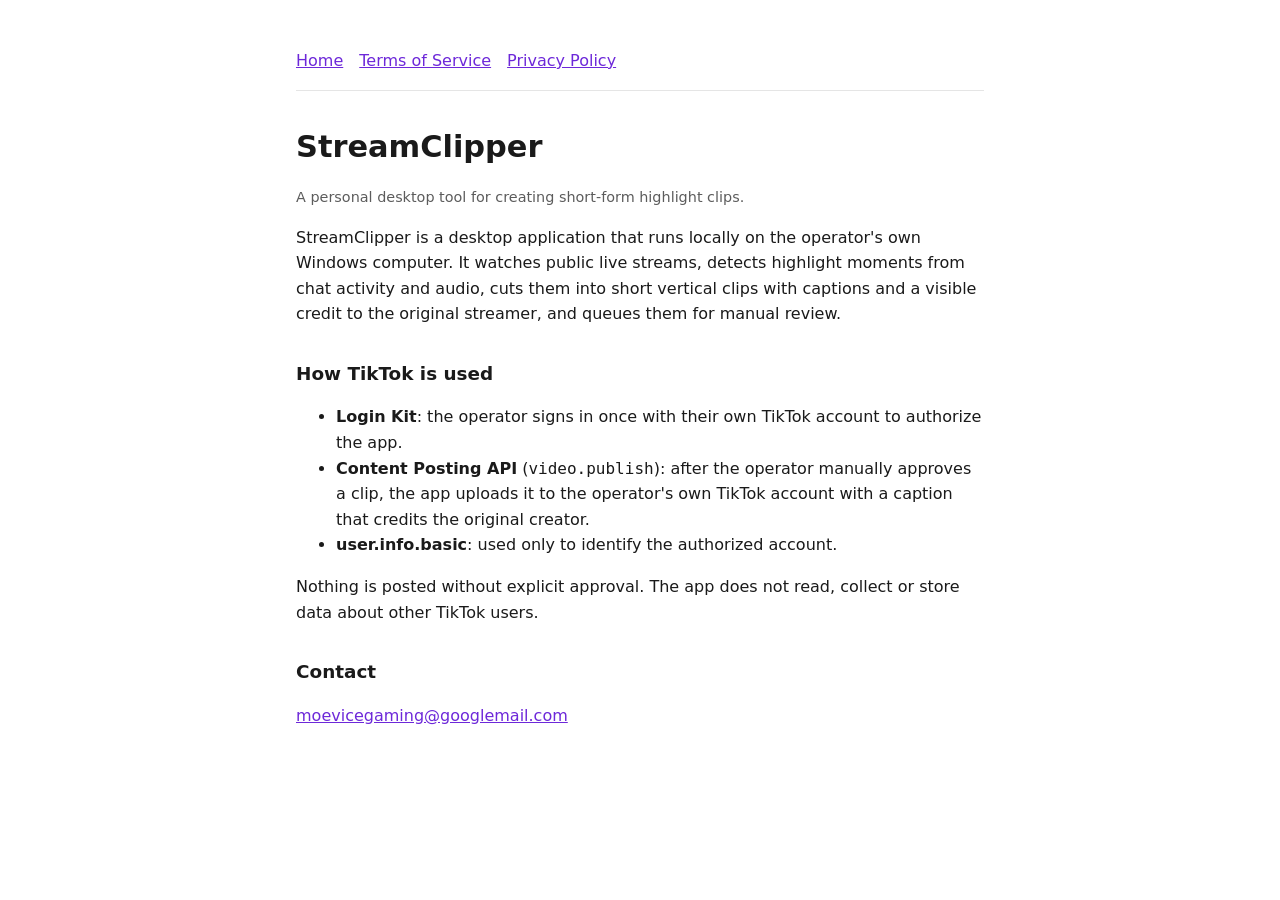
<file: index.html>
<!doctype html>
<html lang="en">
<head>
<meta charset="utf-8"><meta name="viewport" content="width=device-width, initial-scale=1">
<title>StreamClipper</title>
<link rel="stylesheet" href="style.css">
</head>
<body><main>
<nav><a href="index.html">Home</a><a href="terms.html">Terms of Service</a><a href="privacy.html">Privacy Policy</a></nav>
<h1>StreamClipper</h1>
<p class="muted">A personal desktop tool for creating short-form highlight clips.</p>

<p>StreamClipper is a desktop application that runs locally on the operator's own Windows computer.
It watches public live streams, detects highlight moments from chat activity and audio,
cuts them into short vertical clips with captions and a visible credit to the original
streamer, and queues them for manual review.</p>

<h2>How TikTok is used</h2>
<ul>
  <li><strong>Login Kit</strong>: the operator signs in once with their own TikTok account to authorize the app.</li>
  <li><strong>Content Posting API</strong> (<code>video.publish</code>): after the operator manually approves a clip,
      the app uploads it to the operator's own TikTok account with a caption that credits the original creator.</li>
  <li><strong>user.info.basic</strong>: used only to identify the authorized account.</li>
</ul>
<p>Nothing is posted without explicit approval. The app does not read, collect or store data about other TikTok users.</p>

<h2>Contact</h2>
<p><a href="mailto:moevicegaming@googlemail.com">moevicegaming@googlemail.com</a></p>
</main></body>
</html>
</file>
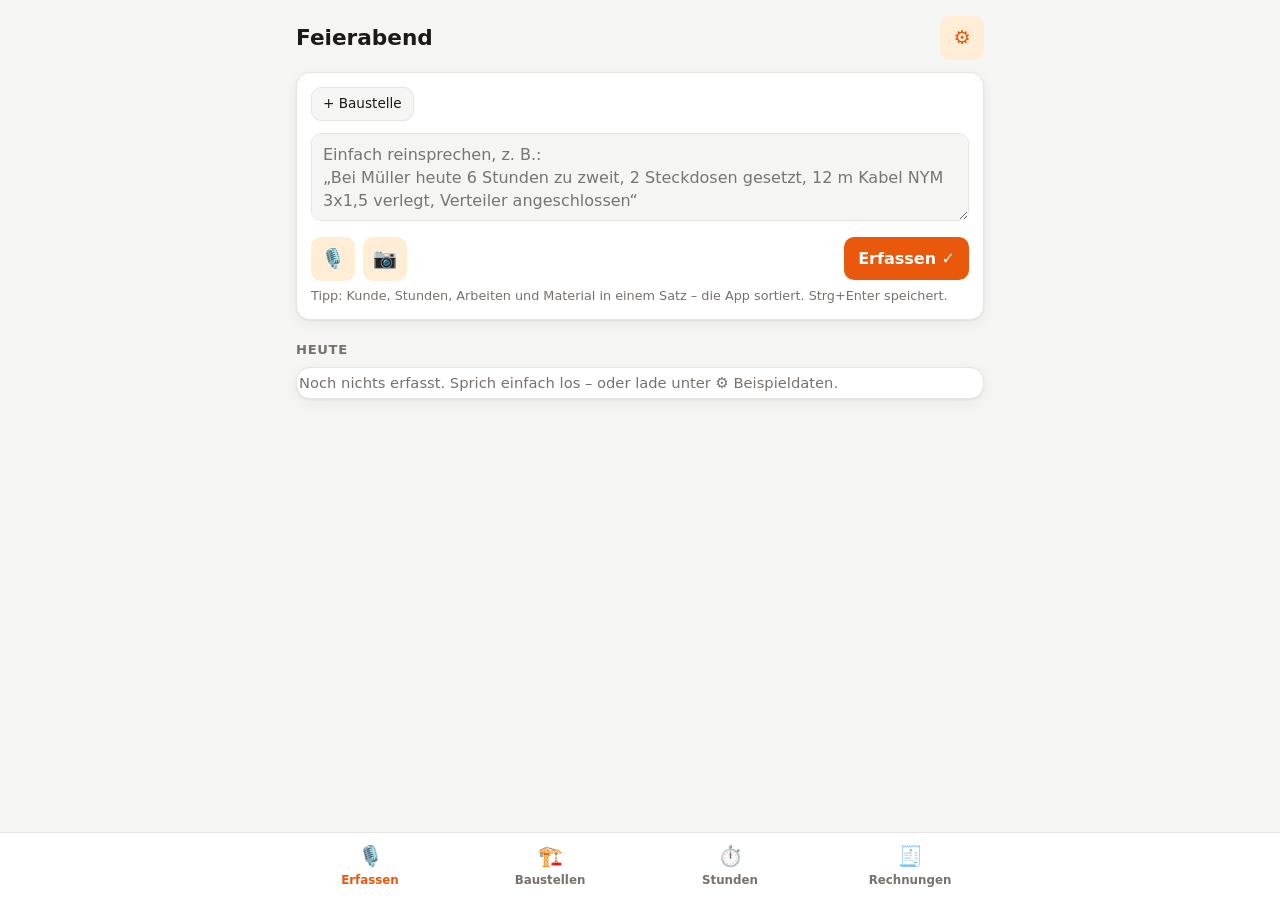
<file: feierabend/index.html>
<!doctype html>
<html lang="de">
<head>
<meta charset="utf-8">
<meta name="viewport" content="width=device-width, initial-scale=1, viewport-fit=cover">
<title>Feierabend</title>
<meta name="description" content="Baustelle ins Handy sprechen – Stundenzettel, Bautagebuch und Rechnung entstehen automatisch.">
<meta name="theme-color" content="#ea580c">
<link rel="manifest" href="manifest.webmanifest">
<link rel="icon" href="icon.svg" type="image/svg+xml">
<link rel="apple-touch-icon" href="icon.svg">
<style>
:root{
  --bg:#f5f5f4; --card:#fff; --ink:#1c1917; --muted:#78716c; --line:#e7e5e4;
  --accent:#ea580c; --accent-ink:#fff; --accent-soft:#ffedd5; --ok:#16a34a; --bad:#dc2626; --warn:#b45309;
  --radius:14px; --shadow:0 1px 2px rgba(0,0,0,.05),0 4px 14px rgba(0,0,0,.05);
}
@media (prefers-color-scheme: dark){
  :root:not([data-theme="light"]){
    --bg:#121110; --card:#1d1b1a; --ink:#f5f5f4; --muted:#a8a29e; --line:#2e2b29;
    --accent:#fb923c; --accent-ink:#1c1917; --accent-soft:#3a2416; --shadow:none;
  }
}
:root[data-theme="dark"]{
  --bg:#121110; --card:#1d1b1a; --ink:#f5f5f4; --muted:#a8a29e; --line:#2e2b29;
  --accent:#fb923c; --accent-ink:#1c1917; --accent-soft:#3a2416; --shadow:none;
}
*{box-sizing:border-box}
html,body{margin:0;background:var(--bg);color:var(--ink);font:16px/1.45 system-ui,-apple-system,"Segoe UI",Roboto,sans-serif;-webkit-tap-highlight-color:transparent}
main{max-width:720px;margin:0 auto;padding:14px 16px 110px}
header.top{display:flex;align-items:center;gap:10px;margin:2px 0 12px}
header.top h1{font-size:1.35rem;margin:0;flex:1}
h2{font-size:.82rem;margin:20px 0 8px;color:var(--muted);font-weight:700;text-transform:uppercase;letter-spacing:.05em}
.card{background:var(--card);border:1px solid var(--line);border-radius:var(--radius);box-shadow:var(--shadow);padding:14px;margin-bottom:10px}
.sub{color:var(--muted);font-size:.88rem}
button{font:inherit;cursor:pointer;border:0;border-radius:10px;padding:10px 14px;background:var(--accent-soft);color:var(--accent);font-weight:650}
button.primary{background:var(--accent);color:var(--accent-ink)}
button.ghost{background:transparent;color:var(--muted);padding:6px 8px}
button.danger{color:var(--bad)}
button:disabled{opacity:.5;cursor:default}
.iconbtn{width:44px;height:44px;padding:0;display:grid;place-items:center;font-size:1.2rem;flex:none}
input,textarea,select{font:inherit;color:inherit;background:var(--bg);border:1px solid var(--line);border-radius:10px;padding:9px 11px;width:100%}
textarea{min-height:88px;resize:vertical}
input:focus,textarea:focus,select:focus{outline:2px solid var(--accent);outline-offset:-1px}
label{display:block;font-size:.84rem;color:var(--muted);margin:10px 0 4px}
.row{display:flex;gap:8px;align-items:center}
.wrap{flex-wrap:wrap}
.grow{flex:1;min-width:0}
.grid2{display:grid;grid-template-columns:1fr 1fr;gap:0 10px}
@media (max-width:520px){ dialog .grid2{grid-template-columns:1fr} }
.chips{display:flex;gap:6px;flex-wrap:wrap}
.chip{font-size:.8rem;padding:4px 9px;border-radius:999px;background:var(--bg);border:1px solid var(--line);color:var(--ink);font-weight:500}
.badge{display:inline-block;font-size:.74rem;font-weight:700;padding:2px 8px;border-radius:999px;background:var(--accent-soft);color:var(--accent)}
.badge.ok{background:color-mix(in srgb,var(--ok) 15%,transparent);color:var(--ok)}
.badge.bad{background:color-mix(in srgb,var(--bad) 14%,transparent);color:var(--bad)}
.entry .head{display:flex;gap:8px;align-items:center;flex-wrap:wrap}
.entry ul{margin:6px 0 0;padding-left:20px}
.entry li{margin:2px 0}
.thumbs{display:flex;gap:6px;flex-wrap:wrap;margin-top:8px}
.thumbs img{width:64px;height:64px;object-fit:cover;border-radius:8px;border:1px solid var(--line)}
.big{font-size:1.6rem;font-weight:800;font-variant-numeric:tabular-nums}
.stats{display:grid;grid-template-columns:repeat(3,1fr);gap:8px}
.stat{background:var(--bg);border-radius:10px;padding:10px;text-align:center}
.stat b{display:block;font-size:1.2rem;font-variant-numeric:tabular-nums}
.stat span{font-size:.75rem;color:var(--muted)}
table{width:100%;border-collapse:collapse;font-variant-numeric:tabular-nums}
th,td{text-align:left;padding:7px 6px;border-bottom:1px solid var(--line);font-size:.9rem;vertical-align:top}
th{color:var(--muted);font-weight:600;font-size:.78rem}
td.num,th.num{text-align:right}
.list-item{display:flex;align-items:center;gap:10px;padding:12px 2px;border-bottom:1px solid var(--line);cursor:pointer}
.list-item:last-child{border-bottom:0}
.empty{color:var(--muted);font-size:.92rem;padding:4px 2px}
nav{position:fixed;left:0;right:0;bottom:0;background:var(--card);border-top:1px solid var(--line);padding-bottom:env(safe-area-inset-bottom);z-index:5}
nav .in{display:flex;max-width:720px;margin:0 auto}
nav button{flex:1;background:transparent;color:var(--muted);border-radius:0;padding:9px 2px 11px;font-size:.74rem;display:flex;flex-direction:column;align-items:center;gap:1px}
nav button .ic{font-size:1.25rem}
nav button.on{color:var(--accent)}
.view{display:none}.view.on{display:block}
.mic.rec{background:var(--bad);color:#fff;animation:pulse 1s infinite}
@keyframes pulse{50%{opacity:.6}}
.toast{position:fixed;left:50%;bottom:86px;transform:translateX(-50%) translateY(20px);opacity:0;pointer-events:none;background:var(--ink);color:var(--bg);padding:10px 14px;border-radius:10px;font-size:.9rem;transition:.25s;z-index:30;max-width:calc(100% - 32px);display:flex;gap:12px;align-items:center}
.toast.show{opacity:1;transform:translateX(-50%) translateY(0);pointer-events:auto}
.toast button{background:transparent;color:var(--accent);padding:0}
dialog{border:0;border-radius:16px;padding:0;width:min(680px,calc(100% - 20px));max-height:calc(100% - 30px);background:var(--card);color:var(--ink)}
dialog::backdrop{background:rgba(0,0,0,.45)}
dialog .dhead{position:sticky;top:0;background:var(--card);padding:14px 16px;border-bottom:1px solid var(--line);display:flex;align-items:center;gap:8px;z-index:1}
dialog .dhead b{flex:1;font-size:1.05rem}
dialog .dbody{padding:4px 16px 16px}
dialog .dfoot{position:sticky;bottom:0;background:var(--card);padding:12px 16px;border-top:1px solid var(--line);display:flex;gap:8px;justify-content:flex-end}
.inv-table input{padding:6px 7px;font-size:.88rem}
.inv-table td{padding:4px 3px}
.totals{margin-left:auto;max-width:300px}
.totals .row{justify-content:space-between}
.hint{font-size:.8rem;color:var(--muted);margin-top:6px}
.pill-select{display:flex;gap:6px;overflow-x:auto;padding-bottom:4px;margin-bottom:8px;scrollbar-width:none}
.pill-select button{white-space:nowrap;padding:6px 11px;font-size:.85rem;background:var(--bg);color:var(--ink);border:1px solid var(--line);font-weight:500}
.pill-select button.on{background:var(--accent);color:var(--accent-ink);border-color:var(--accent)}
#print{display:none}
@media print{
  body{background:#fff;color:#000}
  body>*:not(#print){display:none!important}
  #print{display:block;font:11pt/1.4 system-ui,Arial,sans-serif;color:#000}
  #print table th,#print table td{border-bottom:1px solid #ccc;color:#000}
  #print .pagebreak{page-break-before:always}
  #print img{max-width:48%;margin:1%;border:1px solid #ccc}
}
</style>
</head>
<body>
<main>
  <header class="top">
    <h1 id="title">Feierabend</h1>
    <button class="iconbtn" id="settingsBtn" aria-label="Einstellungen" title="Einstellungen">⚙️</button>
  </header>

  <!-- ERFASSEN -->
  <section class="view on" id="v-heute">
    <div class="card">
      <div class="pill-select" id="projPills"></div>
      <textarea id="dump" placeholder="Einfach reinsprechen, z. B.:&#10;„Bei Müller heute 6 Stunden zu zweit, 2 Steckdosen gesetzt, 12 m Kabel NYM 3x1,5 verlegt, Verteiler angeschlossen“"></textarea>
      <div class="row" style="margin-top:10px">
        <button class="iconbtn mic" id="micBtn" title="Sprechen" aria-label="Sprechen">🎙️</button>
        <label class="iconbtn" style="margin:0;background:var(--accent-soft);border-radius:10px;cursor:pointer" title="Foto" aria-label="Foto">📷<input type="file" id="photoIn" accept="image/*" capture="environment" multiple hidden></label>
        <span class="sub grow" id="photoInfo"></span>
        <button class="primary" id="saveBtn">Erfassen ✓</button>
      </div>
      <div class="hint" id="modeInfo"></div>
    </div>
    <h2 id="todayHead">Heute</h2>
    <div id="todayList"></div>
  </section>

  <!-- BAUSTELLEN -->
  <section class="view" id="v-baustellen">
    <div id="projList"></div>
    <div id="projDetail"></div>
  </section>

  <!-- STUNDEN -->
  <section class="view" id="v-stunden">
    <div class="card">
      <div class="row">
        <button class="ghost" id="wkPrev" aria-label="Vorherige Woche">◀</button>
        <b class="grow" id="wkLabel" style="text-align:center"></b>
        <button class="ghost" id="wkNext" aria-label="Nächste Woche">▶</button>
      </div>
      <div style="overflow-x:auto;margin-top:8px"><table id="wkTable"></table></div>
      <div class="row" style="margin-top:10px"><span class="grow sub" id="wkSum"></span><button id="wkCsv">⬇️ CSV</button></div>
    </div>
  </section>

  <!-- RECHNUNGEN -->
  <section class="view" id="v-rechnungen">
    <div class="card"><div class="stats">
      <div class="stat"><b id="rOpen">0 €</b><span>offen</span></div>
      <div class="stat"><b id="rMonth">0 €</b><span>diesen Monat</span></div>
      <div class="stat"><b id="rUnbilled">0 €</b><span>noch nicht berechnet</span></div>
    </div></div>
    <div class="card" id="invList"></div>
  </section>
</main>

<nav><div class="in">
  <button data-v="heute" class="on"><span class="ic">🎙️</span>Erfassen</button>
  <button data-v="baustellen"><span class="ic">🏗️</span>Baustellen</button>
  <button data-v="stunden"><span class="ic">⏱️</span>Stunden</button>
  <button data-v="rechnungen"><span class="ic">🧾</span>Rechnungen</button>
</div></nav>

<dialog id="dlg"></dialog>
<div class="toast" id="toast"><span id="toastMsg"></span><button id="toastUndo">Rückgängig</button></div>
<div id="print"></div>

<script type="module">
/* =====================================================================
   Feierabend – Sprach-Assistent für Handwerker
   Sprechen → Stundenzettel + Bautagebuch + Material → Rechnung (PDF)
   Daten bleiben lokal: localStorage (Daten) + IndexedDB (Fotos).
   ===================================================================== */
const $ = s => document.querySelector(s);
const KEY = 'feierabend.v1';
const DEFAULT_MODEL = 'claude-opus-5-5';

/* ---------- Speicher ---------- */
const ls = {
  get(k, d){ try{ const v = localStorage.getItem(k); return v ? JSON.parse(v) : d; }catch{ return d; } },
  set(k, v){ try{ localStorage.setItem(k, JSON.stringify(v)); return true; }catch{ return false; } },
  del(k){ try{ localStorage.removeItem(k); }catch{} }
};
const blank = () => ({
  company: { name:'', owner:'', street:'', city:'', phone:'', email:'', taxNo:'', vatId:'', iban:'', bic:'', bank:'',
             rate:58, travel:0, vat:19, small:false, prefix:`RE-${new Date().getFullYear()}-`, next:1, terms:14 },
  projects: [], entries: [], prices: {}, invoices: [], current: null
});
let S = Object.assign(blank(), ls.get(KEY, {}));
S.company = Object.assign(blank().company, S.company);
const save = () => { if (!ls.set(KEY, S)) toast('Speicher voll – bitte exportieren'); };

const idb = (() => {
  let dbp;
  const open = () => dbp ||= new Promise((res, rej) => {
    const r = indexedDB.open('feierabend', 1);
    r.onupgradeneeded = () => r.result.createObjectStore('photos');
    r.onsuccess = () => res(r.result); r.onerror = () => rej(r.error);
  });
  const run = async (mode, fn) => { const db = await open(); return new Promise((res, rej) => {
    const t = db.transaction('photos', mode); const req = fn(t.objectStore('photos'));
    t.oncomplete = () => res(req && req.result); t.onerror = () => rej(t.error); }); };
  return { put:(k,v) => run('readwrite', s => s.put(v,k)), get:k => run('readonly', s => s.get(k)).catch(() => null),
           del:k => run('readwrite', s => s.delete(k)).catch(() => {}) };
})();

/* ---------- Helfer ---------- */
const pad = n => String(n).padStart(2,'0');
const iso = d => `${d.getFullYear()}-${pad(d.getMonth()+1)}-${pad(d.getDate())}`;
const addDays = (d,n) => { const x = new Date(d); x.setDate(x.getDate()+n); return x; };
const today = () => iso(new Date());
const deDate = s => { const [y,m,d] = s.split('-'); return `${d}.${m}.${y}`; };
const WD = ['So','Mo','Di','Mi','Do','Fr','Sa'];
const dayLabel = s => s === today() ? 'Heute' : s === iso(addDays(new Date(),-1)) ? 'Gestern' : `${WD[new Date(s+'T12:00').getDay()]}, ${deDate(s).slice(0,6)}`;
const eur = n => (Math.round(n*100)/100).toLocaleString('de-DE', { style:'currency', currency:'EUR' });
const num = n => (Math.round(n*100)/100).toLocaleString('de-DE', { maximumFractionDigits:2 });
const pnum = s => { const n = parseFloat(String(s).replace(/\./g,'').replace(',','.')); return isNaN(n) ? 0 : n; };
const pnumDot = s => { const n = parseFloat(String(s).replace(',','.')); return isNaN(n) ? 0 : n; };
const r2 = n => Math.round(n*100)/100;
const uid = () => Math.random().toString(36).slice(2,9) + Date.now().toString(36).slice(-4);
const esc = s => String(s ?? '').replace(/[&<>"']/g, c => ({'&':'&amp;','<':'&lt;','>':'&gt;','"':'&quot;',"'":'&#39;'}[c]));
const cap = s => s ? s[0].toUpperCase() + s.slice(1) : s;
const tidy = s => s.replace(/\s{2,}/g,' ').replace(/^[\s,;:–-]+|[\s,;:–-]+$/g,'').trim();
const proj = id => S.projects.find(p => p.id === id);
const priceKey = (name, unit) => {
  let n = name.toLowerCase().replace(/\s+/g,' ').trim();
  if (n.length > 5) n = n.replace(/(en|n|e|s)$/,'');
  return `${n}|${unit}`;
};

/* ---------- Lokaler Parser (ohne KI) ---------- */
const NUMWORDS = { ein:1, eine:1, einen:1, einem:1, zwei:2, drei:3, vier:4, 'fünf':5, sechs:6, sieben:7, acht:8, neun:9, zehn:10, elf:11, 'zwölf':12 };
const UNITS = [
  [/^(m²|qm|m2|quadratmeter)$/i, 'm²'], [/^(m³|m3|kubikmeter)$/i, 'm³'], [/^(m|meter|lfm|laufmeter)$/i, 'm'],
  [/^(stk\.?|stück|x)$/i, 'Stk'], [/^(kg|kilo)$/i, 'kg'], [/^(l|liter)$/i, 'l'], [/^(sack|säcke|sackware)$/i, 'Sack'],
  [/^(rolle|rollen)$/i, 'Rolle'], [/^(eimer)$/i, 'Eimer'], [/^(packung|packungen|pkg|pck)$/i, 'Pkg'],
  [/^(karton|kartons)$/i, 'Karton'], [/^(dose|dosen)$/i, 'Dose'], [/^(kartusche|kartuschen)$/i, 'Kartusche'], [/^(platte|platten)$/i, 'Platte']
];
const unitOf = w => { for (const [re,u] of UNITS) if (re.test(w)) return u; return null; };
const VERBS = 'gesetzt|montiert|verlegt|eingebaut|verbaut|getauscht|ausgetauscht|angeschlossen|installiert|verbraucht|benutzt|gestrichen|verputzt|gefliest|verfugt|angebracht|erneuert|ersetzt|geliefert|eingesetzt|aufgebaut|abgebaut|gedämmt|verklebt|geschraubt|befestigt|gezogen';

function parseDay(t, now = new Date()){
  let date = iso(now), m;
  const rm = re => { t = t.replace(re, ' '); };
  if (/(?<!\p{L})vorgestern(?!\p{L})/iu.test(t)) { date = iso(addDays(now,-2)); rm(/(?<!\p{L})vorgestern(?!\p{L})/iu); }
  else if (/\bgestern\b/i.test(t)) { date = iso(addDays(now,-1)); rm(/\bgestern\b/i); }
  else if ((m = t.match(/\b(?:am\s+)?(\d{1,2})\.(\d{1,2})\.(\d{2,4})?/))) {
    let y = m[3] ? +m[3] : now.getFullYear(); if (y < 100) y += 2000;
    const d = new Date(y, +m[2]-1, +m[1]); if (!isNaN(d)) { date = iso(d); rm(m[0]); }
  }
  rm(/\bheute\b/i);
  return { date, text: t };
}

function localParse(input, projects){
  let t = ' ' + input.replace(/\s+/g,' ') + ' ';
  const out = { project:null, date:null, hours:null, workers:1, activities:[], materials:[], note:null };
  let m;
  // Datum
  ({ date: out.date, text: t } = parseDay(t));
  // Kunde/Baustelle: "bei Müller", "Baustelle Schulstraße", "Familie Weber"
  const known = (projects || []).filter(p => !p.archived).sort((a,b) => b.name.length - a.name.length)
    .find(p => new RegExp(`(?<!\\p{L})${p.name.replace(/[.*+?^${}()|[\]\\]/g,'\\$&')}(?!\\p{L})`, 'iu').test(t));
  if (known) { out.project = known.name;
    t = t.replace(new RegExp(`(?:\\b[Bb]ei\\s+|\\b[Bb]austelle\\s+)?(?<!\\p{L})${known.name.replace(/[.*+?^${}()|[\]\\]/g,'\\$&')}(?!\\p{L})`, 'iu'), ' ');
  } else {
    m = t.match(/\b(?:[Bb]ei|[Bb]austelle|[Kk]unde|[Kk]undin|[Pp]rojekt)\s+(?:(?:[Hh]errn?|[Ff]rau|[Ff]amilie|[Ff]am\.|[Ff]irma|[Ff]a\.)\s+)?([A-ZÄÖÜ][\wäöüß.-]*(?:\s+[A-ZÄÖÜ][\wäöüß.-]*)?)/)
     || t.match(/\b(?:[Ff]amilie|[Hh]errn?|[Ff]rau|[Ff]irma)\s+([A-ZÄÖÜ][\wäöüß-]*)/);
    if (m) { out.project = m[1].trim(); t = t.replace(m[0], ' '); }
  }
  // Mitarbeiter
  const crew = { zweit:2, dritt:3, viert:4, 'fünft':5 };
  if ((m = t.match(/\bzu\s+(zweit|dritt|viert|fünft)\b/i))) { out.workers = crew[m[1].toLowerCase()]; t = t.replace(m[0],' '); }
  else if ((m = t.match(/\bmit\s+(\d+|zwei|drei|vier)\s+(?:mann|leuten|leute|gesellen|kollegen|monteuren)\b/i))) { out.workers = NUMWORDS[m[1].toLowerCase()] || +m[1]; t = t.replace(m[0],' '); }
  // Stunden
  if ((m = t.match(/\bvon\s+(\d{1,2})(?:[:.](\d{2}))?\s*(?:uhr)?\s+bis\s+(\d{1,2})(?:[:.](\d{2}))?\s*(?:uhr)?/i))) {
    let h = (+m[3] + (+m[4]||0)/60) - (+m[1] + (+m[2]||0)/60); t = t.replace(m[0],' ');
    const p = t.match(/(?:\b(?:mit|inkl\.?|abzgl\.?)\s+)?(\d+)\s*min(?:uten)?\.?\s*pause|pause\s*(\d+)\s*min(?:uten)?/i);
    if (p) { h -= (+(p[1]||p[2]))/60; t = t.replace(p[0],' '); } else if (/\bpause\b/i.test(t)) { h -= .5; t = t.replace(/(?:\b(?:mit|inkl\.?)\s+)?(?:\w+\s+)?\bpause\b/i,' '); }
    out.hours = r2(Math.max(0,h));
  } else if ((m = t.match(/\b(\d+(?:[.,]\d+)?)\s*(?:stunden|stunde|std\.?|h)(?![\wäöü])/i))) { out.hours = pnumDot(m[1]); t = t.replace(m[0],' ');
  } else if ((m = t.match(/\b(eineinhalb|anderthalb|halbe|eine|zwei|drei|vier|fünf|sechs|sieben|acht|neun|zehn)\s+stunden?\b/i))) {
    const w = m[1].toLowerCase(); out.hours = w === 'halbe' ? .5 : (w === 'eineinhalb' || w === 'anderthalb') ? 1.5 : NUMWORDS[w]; t = t.replace(m[0],' ');
  }
  if ((m = t.match(/\bnotiz\s*:?\s*(.+)$/i))) { out.note = tidy(m[1]); t = t.replace(m[0],' '); }

  const clauses = t.split(/\n+|[;!?]|\.(?=\s|$)|,\s+|\s+und\s+(?=\d|ein|zwei|drei|vier|fünf|sechs|sieben|acht|neun|zehn)/i).map(tidy).filter(Boolean);
  for (let c of clauses) {
    if (/^(material|verbraucht)\s*:?\s*$/i.test(c)) continue;
    c = c.replace(/^(material|verbraucht)\s*:\s*/i,'');
    if (/^(foto|bild)\b/i.test(c)) { out.note = [out.note, cap(c)].filter(Boolean).join(' · '); continue; }
    const words = c.split(' ');
    let qty = null;
    if (/^\d+(?:[.,]\d+)?$/.test(words[0])) qty = pnumDot(words[0]);
    else if (NUMWORDS[words[0].toLowerCase()] && words.length > 1) qty = NUMWORDS[words[0].toLowerCase()];
    if (qty !== null && words.length > 1) {
      let i = 1, unit = unitOf(words[1]);
      if (unit) i = 2; else unit = 'Stk';
      let name = words.slice(i).join(' ');
      const vm = name.match(new RegExp(`\\s+(${VERBS})$`, 'i'));
      if (vm) { name = name.slice(0, vm.index); out.activities.push(cap(c)); }
      name = tidy(name);
      if (name && !/^(stunden?|std|uhr|min|minuten|mann|leute)$/i.test(name)) { out.materials.push({ name: cap(name), qty, unit }); continue; }
    }
    out.activities.push(cap(c));
  }
  return out;
}

/* ---------- KI-Parser (Claude, optional) ---------- */
const SCHEMA = {
  type:'object', additionalProperties:false,
  required:['project','date','hours','workers','activities','materials','note'],
  properties:{
    project:{ type:['string','null'], description:'Kunde/Baustelle, möglichst einer der bekannten Namen' },
    date:{ type:'string', description:'YYYY-MM-DD' },
    hours:{ type:['number','null'], description:'Arbeitsstunden pro Person' },
    workers:{ type:'integer', description:'Anzahl Personen, Standard 1' },
    activities:{ type:'array', items:{ type:'string' }, description:'Erledigte Arbeiten, kurz, für Bautagebuch & Rechnung' },
    materials:{ type:'array', items:{ type:'object', additionalProperties:false, required:['name','qty','unit'],
      properties:{ name:{type:'string'}, qty:{type:'number'}, unit:{type:'string', description:'Stk, m, m², m³, kg, l, Sack, Rolle, Eimer, Pkg, Karton, Kartusche, Platte'} } } },
    note:{ type:['string','null'], description:'Sonstige Hinweise (Mängel, Absprachen, Fotos), sonst null' }
  }
};
const SYSTEM = `Du bist der Erfassungs-Assistent der Handwerker-App "Feierabend". Ein Handwerker diktiert auf der Baustelle, was er gemacht hat. Wandle das Diktat in einen strukturierten Tagesbericht um:
- project: Kunde oder Baustelle. Wenn ein bekannter Name passt, nimm genau diesen. Wenn keiner genannt ist: null.
- hours: Stunden PRO PERSON (bei "von 7 bis 15:30 mit halber Stunde Pause" = 8). workers: Anzahl Personen ("zu zweit" = 2).
- activities: Erledigte Arbeiten als kurze fachliche Sätze, wie sie in Bautagebuch und Rechnung stehen ("Steckdosen gesetzt (2 Stk)").
- materials: Jedes verbrauchte Material mit Menge und Einheit, fachlich korrekt benannt ("Mantelleitung NYM-J 3x1,5", 12, "m").
- note: Mängel, Absprachen mit dem Kunden, offene Punkte.
Erfinde keine Mengen oder Materialien, die nicht genannt wurden.`;

let Anthropic = null;
async function aiParse(input, apiKey, model){
  if (!Anthropic) Anthropic = (await import('https://cdn.jsdelivr.net/npm/@anthropic-ai/sdk@1.7.0/+esm')).default;
  const client = new Anthropic({ apiKey, dangerouslyAllowBrowser: true });
  const now = new Date();
  const known = S.projects.filter(p => !p.archived).map(p => p.name).join(', ') || '(noch keine)';
  const response = await client.beta.messages.create({
    model, max_tokens: 4000,
    betas: ['server-side-fallback-2026-07-01'], fallbacks: 'default',
    system: SYSTEM,
    output_config: { effort: 'low', format: { type: 'json_schema', schema: SCHEMA } },
    messages: [{ role:'user', content:`Heute: ${iso(now)} (${WD[now.getDay()]}). Bekannte Baustellen: ${known}.\n\nDiktat:\n${input}` }]
  });
  if (response.stop_reason === 'refusal') throw new Error('abgelehnt');
  return JSON.parse(response.content.filter(b => b.type === 'text').map(b => b.text).join(''));
}

/* ---------- Baustellen ---------- */
function findOrCreateProject(name){
  if (!name) return S.current && proj(S.current) ? S.current : null;
  const n = name.toLowerCase();
  const hit = S.projects.find(p => !p.archived && (p.name.toLowerCase() === n || p.name.toLowerCase().includes(n) || (p.customer||'').toLowerCase().includes(n)));
  if (hit) return hit.id;
  const p = { id: uid(), name: cap(name), customer: cap(name), address: '', createdAt: Date.now(), archived: false };
  S.projects.push(p); toast(`Neue Baustelle „${p.name}“ angelegt`);
  return p.id;
}

/* ---------- Erfassen ---------- */
let pendingPhotos = [];
async function compress(file){
  const img = await createImageBitmap(file);
  const k = Math.min(1, 1400 / Math.max(img.width, img.height));
  const c = document.createElement('canvas'); c.width = Math.round(img.width*k); c.height = Math.round(img.height*k);
  c.getContext('2d').drawImage(img, 0, 0, c.width, c.height);
  return c.toDataURL('image/jpeg', .72);
}
$('#photoIn').onchange = async e => {
  for (const f of e.target.files) { try { const id = uid(); await idb.put(id, await compress(f)); pendingPhotos.push(id); } catch { toast('Foto konnte nicht gelesen werden'); } }
  e.target.value = ''; $('#photoInfo').textContent = pendingPhotos.length ? `📷 ${pendingPhotos.length} Foto(s) dabei` : '';
};

async function capture(){
  const text = $('#dump').value.trim();
  if (!text && !pendingPhotos.length) return;
  const btn = $('#saveBtn'); btn.disabled = true; btn.textContent = 'Verarbeite …';
  const key = ls.get('feierabend.key', ''); let r = null, ai = false;
  if (key && text) { try { r = await aiParse(text, key, ls.get('feierabend.model','') || DEFAULT_MODEL); ai = true; } catch (e) { console.warn(e); toast('KI nicht erreichbar – lokal erfasst'); } }
  if (!r) r = localParse(text || '', S.projects);
  btn.disabled = false; btn.textContent = 'Erfassen ✓';
  const projectId = findOrCreateProject(r.project);
  const entry = { id: uid(), projectId, date: r.date || today(), hours: r.hours || 0, workers: Math.max(1, r.workers || 1),
    activities: r.activities || [], materials: (r.materials || []).filter(x => x.name && x.qty), note: r.note || '',
    photos: pendingPhotos, invoiceId: null, raw: text, createdAt: Date.now() };
  S.entries.push(entry); if (projectId) S.current = projectId;
  pendingPhotos = []; $('#photoInfo').textContent = ''; $('#dump').value = '';
  save(); render();
  const parts = [entry.hours && `${num(entry.hours*entry.workers)} Std`, entry.activities.length && `${entry.activities.length} Arbeiten`, entry.materials.length && `${entry.materials.length} Material`].filter(Boolean);
  toast(`${ai ? '✨ ' : '✓ '}${parts.join(' · ') || 'Eintrag'} erfasst${projectId ? '' : ' – Baustelle fehlt'}`, () => { S.entries = S.entries.filter(e => e.id !== entry.id); save(); render(); });
  if (!projectId || !entry.hours) editEntry(entry.id);
}
$('#saveBtn').onclick = capture;
$('#dump').addEventListener('keydown', e => { if (e.key === 'Enter' && (e.ctrlKey || e.metaKey)) capture(); });

const SR = window.SpeechRecognition || window.webkitSpeechRecognition;
if (!SR) $('#micBtn').style.display = 'none';
let rec = null;
$('#micBtn').onclick = () => {
  if (rec) { rec.stop(); return; }
  rec = new SR(); rec.lang = 'de-DE'; rec.continuous = true; rec.interimResults = false;
  const base = $('#dump').value; let said = '';
  rec.onresult = ev => { for (let i = ev.resultIndex; i < ev.results.length; i++) if (ev.results[i].isFinal) said += ev.results[i][0].transcript.trim() + ', ';
    $('#dump').value = (base ? base + ' ' : '') + said.replace(/,\s*$/,''); };
  rec.onend = () => { $('#micBtn').classList.remove('rec'); rec = null; };
  rec.onerror = () => toast('Mikrofon nicht verfügbar');
  rec.start(); $('#micBtn').classList.add('rec');
};

/* ---------- Eintrag-Karten ---------- */
function entryCard(e, { showProject = true } = {}){
  const p = proj(e.projectId); const inv = e.invoiceId && S.invoices.find(i => i.id === e.invoiceId);
  return `<div class="card entry" data-entry="${e.id}">
    <div class="head">
      <b class="grow">${showProject ? esc(p ? p.name : '⚠️ Ohne Baustelle') : dayLabel(e.date)}</b>
      ${showProject ? `<span class="sub">${dayLabel(e.date)}</span>` : ''}
      ${e.hours ? `<span class="badge">${num(e.hours)} h${e.workers > 1 ? ` × ${e.workers}` : ''}</span>` : '<span class="badge bad">Stunden?</span>'}
      ${inv ? `<span class="badge ok">${esc(inv.number)}</span>` : ''}
    </div>
    ${e.activities.length ? `<ul>${e.activities.map(a => `<li>${esc(a)}</li>`).join('')}</ul>` : ''}
    ${e.materials.length ? `<div class="chips" style="margin-top:8px">${e.materials.map(m => `<span class="chip">${num(m.qty)} ${esc(m.unit)} ${esc(m.name)}</span>`).join('')}</div>` : ''}
    ${e.note ? `<div class="sub" style="margin-top:6px">📝 ${esc(e.note)}</div>` : ''}
    ${e.photos.length ? `<div class="thumbs">${e.photos.map(id => `<img data-photo="${id}" alt="Baustellenfoto">`).join('')}</div>` : ''}
    <div class="row" style="justify-content:flex-end;margin-top:4px">
      <button class="ghost" data-act="edit">✏️ Bearbeiten</button>
      ${inv ? '' : '<button class="ghost danger" data-act="del">🗑️</button>'}
    </div></div>`;
}
async function loadThumbs(root = document){
  for (const img of root.querySelectorAll('img[data-photo]:not([src])')) { const d = await idb.get(img.dataset.photo); if (d) img.src = d; else img.alt = '(Foto fehlt)'; }
}
document.addEventListener('click', e => {
  const card = e.target.closest('[data-entry]'); const act = e.target.closest('[data-act]');
  if (card && act) {
    const id = card.dataset.entry;
    if (act.dataset.act === 'edit') editEntry(id);
    if (act.dataset.act === 'del') {
      const i = S.entries.findIndex(x => x.id === id); const [old] = S.entries.splice(i,1); save(); render();
      toast('Eintrag gelöscht', () => { S.entries.splice(i,0,old); save(); render(); });
    }
  }
});

/* ---------- Dialoge ---------- */
const dlg = $('#dlg');
function openDialog(title, body, foot){
  dlg.innerHTML = `<div class="dhead"><b>${title}</b><button class="ghost" data-close>✕</button></div><div class="dbody">${body}</div><div class="dfoot">${foot}</div>`;
  dlg.querySelectorAll('[data-close]').forEach(b => b.onclick = () => dlg.close());
  dlg.showModal();
}
const projOptions = sel => `<option value="">– Baustelle wählen –</option>` + S.projects.filter(p => !p.archived || p.id === sel).map(p => `<option value="${p.id}" ${p.id === sel ? 'selected' : ''}>${esc(p.name)}</option>`).join('');
const matLine = m => `${num(m.qty)} ${m.unit} ${m.name}`;
function parseMatLines(txt){
  return txt.split('\n').map(tidy).filter(Boolean).map(l => {
    const w = l.split(' '); let qty = /^\d/.test(w[0]) ? pnum(w[0]) : 1, i = /^\d/.test(w[0]) ? 1 : 0;
    let unit = w[i] && unitOf(w[i]); if (unit) i++; else unit = 'Stk';
    return { qty, unit, name: w.slice(i).join(' ') || l };
  });
}

function editEntry(id){
  const e = S.entries.find(x => x.id === id); if (!e) return;
  let photos = [...e.photos];
  const thumbs = () => photos.map(p => `<span style="position:relative"><img data-photo="${p}"><button class="ghost" data-rmph="${p}" style="position:absolute;top:-6px;right:-6px;padding:0 4px;background:var(--card);border-radius:99px">✕</button></span>`).join('');
  openDialog('Eintrag bearbeiten', `
    ${e.invoiceId ? '<div class="hint">⚠️ Schon abgerechnet – Änderungen wirken nicht auf die bestehende Rechnung.</div>' : ''}
    <label>Baustelle</label><div class="row"><select id="eProj">${projOptions(e.projectId)}</select><button id="eNewProj" title="Neue Baustelle">+</button></div>
    <div class="grid2">
      <div><label>Datum</label><input type="date" id="eDate" value="${e.date}"></div>
      <div class="grid2" style="gap:0 6px"><div><label>Stunden</label><input id="eHours" inputmode="decimal" value="${num(e.hours)}"></div><div><label>Personen</label><input id="eWorkers" inputmode="numeric" value="${e.workers}"></div></div>
    </div>
    <label>Erledigte Arbeiten (eine pro Zeile)</label><textarea id="eAct">${esc(e.activities.join('\n'))}</textarea>
    <label>Material (pro Zeile: Menge Einheit Bezeichnung)</label><textarea id="eMat" placeholder="12 m NYM-J 3x1,5">${esc(e.materials.map(matLine).join('\n'))}</textarea>
    <label>Notiz</label><input id="eNote" value="${esc(e.note)}">
    <label>Fotos</label><div class="thumbs" id="ePh">${thumbs()}</div>
    <label class="chip" style="display:inline-block;cursor:pointer;margin-top:8px">📷 Foto hinzufügen<input type="file" id="eAddPh" accept="image/*" multiple hidden></label>
    ${e.raw ? `<div class="hint">Diktat: „${esc(e.raw)}“</div>` : ''}`,
    `<button data-close>Abbrechen</button><button class="primary" id="eSave">Speichern</button>`);
  loadThumbs(dlg);
  $('#ePh').onclick = ev => { const b = ev.target.closest('[data-rmph]'); if (b) { photos = photos.filter(p => p !== b.dataset.rmph); $('#ePh').innerHTML = thumbs(); loadThumbs(dlg); } };
  $('#eAddPh').onchange = async ev => { for (const f of ev.target.files) { const pid = uid(); await idb.put(pid, await compress(f)); photos.push(pid); } $('#ePh').innerHTML = thumbs(); loadThumbs(dlg); };
  $('#eNewProj').onclick = () => { const n = prompt('Name der Baustelle / des Kunden:'); if (n) { const pid = findOrCreateProject(n); $('#eProj').innerHTML = projOptions(pid); } };
  $('#eSave').onclick = () => {
    for (const p of e.photos) if (!photos.includes(p)) idb.del(p);
    Object.assign(e, { projectId: $('#eProj').value || null, date: $('#eDate').value || e.date, hours: pnumDot($('#eHours').value),
      workers: Math.max(1, parseInt($('#eWorkers').value) || 1), activities: $('#eAct').value.split('\n').map(tidy).filter(Boolean),
      materials: parseMatLines($('#eMat').value), note: $('#eNote').value.trim(), photos });
    if (e.projectId) S.current = e.projectId;
    save(); dlg.close(); render();
  };
}

function editProject(id){
  const p = id ? proj(id) : { name:'', customer:'', address:'', email:'' };
  openDialog(id ? 'Baustelle bearbeiten' : 'Neue Baustelle', `
    <label>Kurzname (so sprichst du sie an)</label><input id="pName" value="${esc(p.name)}" placeholder="Müller">
    <label>Rechnungsempfänger</label><input id="pCust" value="${esc(p.customer)}" placeholder="Familie Hans Müller">
    <label>Anschrift (Rechnung)</label><textarea id="pAddr" placeholder="Lindenweg 4&#10;24103 Kiel">${esc(p.address)}</textarea>
    <label>Baustellen-Adresse (falls abweichend)</label><input id="pSite" value="${esc(p.site || '')}">
    <label class="row" style="color:var(--ink)"><input type="checkbox" id="pPriv" style="width:auto" ${p.business ? '' : 'checked'}> Privatkunde (Arbeitskosten nach § 35a EStG ausweisen)</label>`,
    `${id ? `<button class="danger" id="pArch">${p.archived ? 'Reaktivieren' : 'Abschließen'}</button>` : ''}<button data-close>Abbrechen</button><button class="primary" id="pSave">Speichern</button>`);
  $('#pSave').onclick = () => {
    const name = $('#pName').value.trim(); if (!name) return;
    const data = { name, customer: $('#pCust').value.trim() || name, address: $('#pAddr').value.trim(), site: $('#pSite').value.trim(), business: !$('#pPriv').checked };
    if (id) Object.assign(p, data); else { const np = { id: uid(), createdAt: Date.now(), archived: false, ...data }; S.projects.push(np); S.current = np.id; }
    save(); dlg.close(); render();
  };
  if (id) $('#pArch').onclick = () => { p.archived = !p.archived; save(); dlg.close(); openProject = null; render(); };
}

/* ---------- Rechnung ---------- */
function buildDraft(projectId){
  const p = proj(projectId), c = S.company;
  const es = S.entries.filter(e => e.projectId === projectId && !e.invoiceId).sort((a,b) => a.date.localeCompare(b.date));
  if (!es.length) return null;
  const hours = es.reduce((s,e) => s + e.hours*e.workers, 0);
  const days = new Set(es.map(e => e.date)).size;
  const items = [];
  if (hours) items.push({ desc:'Arbeitszeit Monteur', qty: r2(hours), unit:'Std', price: c.rate, kind:'labor' });
  if (c.travel > 0) items.push({ desc:'Anfahrtspauschale', qty: days, unit:'Fahrt', price: c.travel, kind:'labor' });
  const mats = {};
  for (const e of es) for (const m of e.materials) { const k = priceKey(m.name, m.unit); (mats[k] ||= { desc: m.name, qty:0, unit: m.unit, price: S.prices[k] ?? 0, kind:'material' }).qty += m.qty; }
  items.push(...Object.values(mats).map(x => ({ ...x, qty: r2(x.qty) })));
  return {
    id: uid(), number: null, projectId, date: today(),
    from: es[0].date, to: es[es.length-1].date,
    customer: p.customer || p.name, address: p.address || '', site: p.site || '', business: !!p.business,
    work: es.flatMap(e => e.activities.map(a => `${deDate(e.date).slice(0,6)} ${a}`)),
    items, entryIds: es.map(e => e.id), paid: false, small: c.small, vat: c.small ? 0 : c.vat
  };
}
const calc = inv => {
  const net = r2(inv.items.reduce((s,i) => s + r2(i.qty*i.price), 0));
  const tax = r2(net * inv.vat / 100);
  const laborNet = r2(inv.items.filter(i => i.kind === 'labor').reduce((s,i) => s + r2(i.qty*i.price), 0));
  return { net, tax, gross: r2(net + tax), labor: r2(laborNet * (1 + inv.vat/100)) };
};

function invoiceEditor(inv, isNew){
  const rowsHTML = () => inv.items.map((it,i) => `<tr data-i="${i}">
      <td style="min-width:150px"><input data-f="desc" value="${esc(it.desc)}"></td>
      <td style="width:70px"><input data-f="qty" inputmode="decimal" value="${num(it.qty)}"></td>
      <td style="width:62px"><input data-f="unit" value="${esc(it.unit)}"></td>
      <td style="width:82px"><input data-f="price" inputmode="decimal" value="${num(it.price)}" ${it.kind === 'material' && !it.price ? 'style="outline:2px solid var(--bad)"' : ''}></td>
      <td class="num" data-sum style="width:80px">${eur(it.qty*it.price)}</td>
      <td style="width:28px"><button class="ghost" data-rm="${i}">✕</button></td></tr>`).join('');
  const totals = () => { const t = calc(inv); return `
      <div class="row"><span>Netto</span><b>${eur(t.net)}</b></div>
      ${inv.small ? '<div class="sub">Kleinunternehmer – keine USt.</div>' : `<div class="row"><span>USt. ${inv.vat} %</span><span>${eur(t.tax)}</span></div>`}
      <div class="row" style="font-size:1.15rem"><span>Gesamt</span><b>${eur(t.gross)}</b></div>
      ${!inv.business && t.labor ? `<div class="sub">davon Arbeitskosten § 35a: ${eur(t.labor)}</div>` : ''}`; };
  openDialog(isNew ? 'Rechnung erstellen' : `Rechnung ${esc(inv.number)}`, `
    <div class="grid2">
      <div><label>Empfänger</label><input id="iCust" value="${esc(inv.customer)}"><textarea id="iAddr" style="min-height:60px;margin-top:6px" placeholder="Straße&#10;PLZ Ort">${esc(inv.address)}</textarea></div>
      <div><label>Rechnungsdatum</label><input type="date" id="iDate" value="${inv.date}">
           <label>Leistungszeitraum</label><div class="row"><input type="date" id="iFrom" value="${inv.from}"><input type="date" id="iTo" value="${inv.to}"></div></div>
    </div>
    <label>Ausgeführte Arbeiten (erscheinen auf der Rechnung)</label><textarea id="iWork">${esc(inv.work.join('\n'))}</textarea>
    <label>Positionen <span class="hint">– rot = Preis fehlt (wird für nächstes Mal gemerkt)</span></label>
    <div style="overflow-x:auto"><table class="inv-table"><thead><tr><th>Bezeichnung</th><th>Menge</th><th>Einh.</th><th>€/Einh.</th><th class="num">Summe</th><th></th></tr></thead><tbody id="iRows">${rowsHTML()}</tbody></table></div>
    <button class="ghost" id="iAdd">+ Position</button>
    <div class="totals" id="iTot">${totals()}</div>`,
    `<button data-close>Abbrechen</button><button class="primary" id="iSave">${isNew ? 'Rechnung erstellen & PDF' : 'Speichern & PDF'}</button>`);
  const rows = $('#iRows');
  rows.oninput = ev => {
    const tr = ev.target.closest('tr'); const it = inv.items[+tr.dataset.i]; const f = ev.target.dataset.f;
    it[f] = (f === 'qty' || f === 'price') ? pnum(ev.target.value) : ev.target.value;
    if (f === 'price') ev.target.style.outline = '';
    tr.querySelector('[data-sum]').textContent = eur(it.qty*it.price); $('#iTot').innerHTML = totals();
  };
  rows.onclick = ev => { const b = ev.target.closest('[data-rm]'); if (b) { inv.items.splice(+b.dataset.rm,1); rows.innerHTML = rowsHTML(); $('#iTot').innerHTML = totals(); } };
  $('#iAdd').onclick = () => { inv.items.push({ desc:'', qty:1, unit:'Stk', price:0, kind:'material' }); rows.innerHTML = rowsHTML(); };
  $('#iSave').onclick = () => {
    const c = S.company;
    if (!c.name || !c.iban || !(c.taxNo || c.vatId)) { toast('Bitte zuerst Firmendaten (Name, Steuernr., IBAN) eintragen'); dlg.close(); openSettings(); return; }
    const missing = inv.items.filter(i => i.desc && i.qty && !i.price).length;
    if (missing && !confirm(`${missing} Position(en) ohne Preis. Trotzdem erstellen?`)) return;
    Object.assign(inv, { customer: $('#iCust').value.trim(), address: $('#iAddr').value.trim(), date: $('#iDate').value, from: $('#iFrom').value, to: $('#iTo').value,
      work: $('#iWork').value.split('\n').map(tidy).filter(Boolean), items: inv.items.filter(i => i.desc && i.qty) });
    for (const it of inv.items) if (it.kind === 'material' && it.price) S.prices[priceKey(it.desc, it.unit)] = it.price;
    if (isNew) {
      inv.number = c.prefix + String(c.next).padStart(3,'0'); c.next++;
      S.invoices.push(inv);
      for (const e of S.entries) if (inv.entryIds.includes(e.id)) e.invoiceId = inv.id;
      const p = proj(inv.projectId); if (p && !p.address && inv.address) p.address = inv.address;
    } else {
      const k = S.invoices.findIndex(x => x.id === inv.id); if (k >= 0) S.invoices[k] = inv;
    }
    save(); dlg.close(); render(); printInvoice(inv);
  };
}

function letterhead(){
  const c = S.company;
  return `<div style="display:flex;justify-content:space-between;gap:20px;margin-bottom:28px">
    <div><div style="font-size:16pt;font-weight:800">${esc(c.name)}</div><div>${esc(c.owner)}</div></div>
    <div style="text-align:right;font-size:9.5pt">${esc(c.street)}<br>${esc(c.city)}<br>${esc(c.phone)}<br>${esc(c.email)}</div></div>`;
}
function printInvoice(inv){
  const c = S.company, t = calc(inv);
  const due = iso(addDays(new Date(inv.date+'T12:00'), +c.terms || 14));
  $('#print').innerHTML = `${letterhead()}
    <div style="font-size:8pt;color:#555;border-bottom:1px solid #999;display:inline-block;margin-bottom:4px">${esc(c.name)} · ${esc(c.street)} · ${esc(c.city)}</div>
    <div style="white-space:pre-line;margin-bottom:26px">${esc(inv.customer)}\n${esc(inv.address)}</div>
    <div style="display:flex;justify-content:space-between;align-items:flex-end"><div style="font-size:15pt;font-weight:800">Rechnung</div>
      <table style="width:auto;font-size:10pt"><tr><td>Rechnungs-Nr.</td><td><b>${esc(inv.number)}</b></td></tr><tr><td>Datum</td><td>${deDate(inv.date)}</td></tr>
      <tr><td>Leistungszeitraum</td><td>${deDate(inv.from)}${inv.to !== inv.from ? ' – ' + deDate(inv.to) : ''}</td></tr></table></div>
    ${inv.site ? `<p>Baustelle: ${esc(inv.site)}</p>` : ''}
    ${inv.work.length ? `<p style="margin-bottom:4px"><b>Ausgeführte Arbeiten:</b></p><ul style="margin-top:0">${inv.work.map(w => `<li>${esc(w)}</li>`).join('')}</ul>` : ''}
    <table style="margin-top:10px"><thead><tr><th>Pos.</th><th>Bezeichnung</th><th class="num">Menge</th><th>Einh.</th><th class="num">Einzelpreis</th><th class="num">Gesamt</th></tr></thead>
      <tbody>${inv.items.map((i,n) => `<tr><td>${n+1}</td><td>${esc(i.desc)}</td><td class="num">${num(i.qty)}</td><td>${esc(i.unit)}</td><td class="num">${eur(i.price)}</td><td class="num">${eur(i.qty*i.price)}</td></tr>`).join('')}</tbody></table>
    <table style="width:280px;margin:10px 0 0 auto"><tr><td>Nettobetrag</td><td class="num">${eur(t.net)}</td></tr>
      ${inv.small ? '' : `<tr><td>zzgl. USt. ${inv.vat} %</td><td class="num">${eur(t.tax)}</td></tr>`}
      <tr><td><b>Rechnungsbetrag</b></td><td class="num"><b>${eur(t.gross)}</b></td></tr></table>
    ${inv.small ? '<p>Gemäß § 19 UStG wird keine Umsatzsteuer berechnet.</p>' : ''}
    ${!inv.business && t.labor ? `<p>Im Rechnungsbetrag enthaltene Arbeits- und Fahrtkosten (§ 35a EStG): <b>${eur(t.labor)}</b>${inv.small ? '' : ' inkl. USt.'}</p>` : ''}
    <p>Bitte überweisen Sie den Betrag bis zum <b>${deDate(due)}</b> unter Angabe der Rechnungsnummer auf das unten genannte Konto. Vielen Dank für Ihren Auftrag!</p>
    <div style="margin-top:30px;padding-top:8px;border-top:1px solid #999;font-size:8.5pt;display:flex;gap:24px;flex-wrap:wrap">
      <div>${esc(c.name)}<br>${esc(c.owner)}</div>
      <div>${c.taxNo ? 'Steuernr.: ' + esc(c.taxNo) + '<br>' : ''}${c.vatId ? 'USt-IdNr.: ' + esc(c.vatId) : ''}</div>
      <div>${esc(c.bank)}<br>IBAN: ${esc(c.iban)}${c.bic ? '<br>BIC: ' + esc(c.bic) : ''}</div></div>`;
  document.title = `${inv.number} ${inv.customer}`;
  setTimeout(() => { window.print(); document.title = 'Feierabend'; }, 150);
}

async function printDiary(projectId){
  const p = proj(projectId);
  const es = S.entries.filter(e => e.projectId === projectId).sort((a,b) => a.date.localeCompare(b.date));
  const hrs = es.reduce((s,e) => s + e.hours*e.workers, 0);
  let html = `${letterhead()}<div style="font-size:15pt;font-weight:800">Bautagebuch – ${esc(p.name)}</div>
    <p>${esc(p.customer)}${p.site ? ' · ' + esc(p.site) : ''}<br>Zeitraum: ${es.length ? deDate(es[0].date) + ' – ' + deDate(es.at(-1).date) : '–'} · Stunden gesamt: ${num(hrs)}</p>`;
  for (const e of es) {
    const imgs = []; for (const id of e.photos) { const d = await idb.get(id); if (d) imgs.push(`<img src="${d}">`); }
    html += `<div style="border-top:1px solid #999;padding-top:6px;margin-top:10px;page-break-inside:avoid"><b>${deDate(e.date)}</b> · ${num(e.hours)} Std${e.workers > 1 ? ` × ${e.workers} Pers.` : ''}
      ${e.activities.length ? `<ul style="margin:4px 0">${e.activities.map(a => `<li>${esc(a)}</li>`).join('')}</ul>` : ''}
      ${e.materials.length ? `<div>Material: ${e.materials.map(m => esc(matLine(m))).join(', ')}</div>` : ''}
      ${e.note ? `<div>Notiz: ${esc(e.note)}</div>` : ''}${imgs.length ? `<div>${imgs.join('')}</div>` : ''}</div>`;
  }
  $('#print').innerHTML = html; document.title = `Bautagebuch ${p.name}`;
  setTimeout(() => { window.print(); document.title = 'Feierabend'; }, 300);
}

/* ---------- Einstellungen ---------- */
function openSettings(){
  const c = S.company;
  const f = (id, l, ph = '', type = 'text') => `<div><label>${l}</label><input id="c_${id}" type="${type}" value="${esc(c[id])}" placeholder="${ph}"></div>`;
  const prices = Object.entries(S.prices).sort();
  openDialog('Einstellungen', `
    <h2 style="margin-top:8px">Firma (steht auf der Rechnung)</h2>
    <div class="grid2">${f('name','Firmenname','Elektro Lorenz')}${f('owner','Inhaber','Max Lorenz')}${f('street','Straße','Hafenstr. 12')}${f('city','PLZ Ort','24103 Kiel')}
      ${f('phone','Telefon')}${f('email','E-Mail')}${f('taxNo','Steuernummer','12/345/67890')}${f('vatId','USt-IdNr. (optional)','DE…')}
      ${f('iban','IBAN','DE…')}${f('bic','BIC (optional)')}${f('bank','Bank')}</div>
    <h2>Preise &amp; Rechnung</h2>
    <div class="grid2">${f('rate','Stundensatz netto (€)','58')}${f('travel','Anfahrt pro Tag netto (€)','0')}
      ${f('vat','USt.-Satz (%)','19')}${f('terms','Zahlungsziel (Tage)','14')}${f('prefix','Rechnungsnr.-Präfix')}${f('next','Nächste laufende Nr.','1')}</div>
    <label class="row" style="color:var(--ink)"><input type="checkbox" id="c_small" style="width:auto" ${c.small ? 'checked' : ''}> Kleinunternehmer nach § 19 UStG (keine USt.)</label>
    <h2>Material-Preisliste (wird beim Abrechnen gelernt)</h2>
    <div id="priceList">${prices.length ? `<table><tbody>${prices.map(([k,v]) => `<tr><td>${esc(k.split('|')[0])}</td><td>${esc(k.split('|')[1])}</td><td style="width:100px"><input data-price="${esc(k)}" inputmode="decimal" value="${num(v)}"></td></tr>`).join('')}</tbody></table>` : '<div class="empty">Noch leer – Preise, die du in einer Rechnung einträgst, werden hier gemerkt.</div>'}</div>
    <h2>✨ KI-Erfassung (optional)</h2>
    <div class="sub">Ohne Schlüssel erkennt die App Diktate lokal. Mit einem Claude-API-Schlüssel versteht sie auch freie Sprache und benennt Material fachlich korrekt.</div>
    <label>Anthropic API-Schlüssel (bleibt auf diesem Gerät)</label><input id="aiKey" type="password" value="${esc(ls.get('feierabend.key',''))}" placeholder="sk-ant-…" autocomplete="off">
    <label>Modell</label><input id="aiModel" value="${esc(ls.get('feierabend.model',''))}" placeholder="${DEFAULT_MODEL}">
    <h2>Daten</h2>
    <div class="chips"><button class="chip" id="xExport">⬇️ Export (ohne Fotos)</button><button class="chip" id="xImport">⬆️ Import</button>
      <button class="chip" id="xDemo">🧪 Beispieldaten</button><button class="chip danger" id="xWipe">🗑️ Alles löschen</button>
      <input type="file" id="xFile" accept="application/json" hidden></div>
    <div class="hint">Alle Daten liegen nur auf diesem Gerät. Exportiere regelmäßig als Sicherung.</div>`,
    `<button data-close>Abbrechen</button><button class="primary" id="cSave">Speichern</button>`);
  $('#cSave').onclick = () => {
    for (const k of Object.keys(c)) { const el = $('#c_' + k); if (!el) continue;
      c[k] = el.type === 'checkbox' ? el.checked : ['rate','travel','vat','terms','next'].includes(k) ? pnum(el.value) : el.value.trim(); }
    c.next = Math.max(1, Math.round(c.next));
    dlg.querySelectorAll('[data-price]').forEach(i => { const v = pnum(i.value); if (v) S.prices[i.dataset.price] = v; else delete S.prices[i.dataset.price]; });
    const k = $('#aiKey').value.trim(); k ? ls.set('feierabend.key', k) : ls.del('feierabend.key');
    ls.set('feierabend.model', $('#aiModel').value.trim());
    save(); dlg.close(); render(); toast('Gespeichert');
  };
  $('#xExport').onclick = () => { const a = document.createElement('a');
    a.href = URL.createObjectURL(new Blob([JSON.stringify(S, null, 2)], { type:'application/json' })); a.download = `feierabend-${today()}.json`; a.click(); };
  $('#xImport').onclick = () => $('#xFile').click();
  $('#xFile').onchange = async e => { try { const d = JSON.parse(await e.target.files[0].text()); if (!Array.isArray(d.entries)) throw 0;
    S = Object.assign(blank(), d); S.company = Object.assign(blank().company, d.company); save(); dlg.close(); render(); toast('Importiert'); } catch { toast('Datei ungültig'); } };
  $('#xWipe').onclick = () => { if (confirm('Wirklich ALLE Baustellen, Einträge und Rechnungen löschen?')) { S = blank(); save(); dlg.close(); render(); } };
  $('#xDemo').onclick = () => { loadDemo(); dlg.close(); };
}
$('#settingsBtn').onclick = openSettings;

function loadDemo(){
  const c = S.company;
  if (!c.name) Object.assign(c, { name:'Elektro Beispiel', owner:'Max Muster', street:'Hafenstr. 12', city:'24103 Kiel', phone:'0431 123456', email:'info@elektro-beispiel.de', taxNo:'19/123/45678', iban:'DE02 1203 0000 0000 2020 51', bank:'Musterbank' });
  S.projects.push({ id: uid(), name:'Müller', customer:'Familie Hans Müller', address:'Lindenweg 4\n24105 Kiel', site:'', business:false, archived:false, createdAt: Date.now() },
                  { id: uid(), name:'Bäckerei Jensen', customer:'Bäckerei Jensen GmbH', address:'Markt 1\n24937 Flensburg', site:'Filiale Holstenstraße', business:true, archived:false, createdAt: Date.now() });
  Object.assign(S.prices, { [priceKey('Steckdose','Stk')]: 8.9, [priceKey('Kabel NYM 3x1,5','m')]: 1.35 });
  const d = n => iso(addDays(new Date(), -n));
  const add = (txt, date) => { const r = localParse(txt); const e = { id: uid(), projectId: findOrCreateProject(r.project), date, hours: r.hours, workers: r.workers,
    activities: r.activities, materials: r.materials, note: r.note || '', photos: [], invoiceId: null, raw: txt, createdAt: Date.now() }; S.entries.push(e); };
  add('Bei Müller von 7 bis 15:30 Uhr mit Pause, zu zweit, Schlitze gestemmt, 24 m Kabel NYM 3x1,5 verlegt, 6 Unterputzdosen gesetzt', d(2));
  add('Bei Müller 5 Stunden, 4 Steckdosen montiert, 2 Lichtschalter montiert, Unterverteilung angeschlossen, Notiz: Kunde wünscht noch Außensteckdose', d(1));
  add('Bei Bäckerei Jensen 3 Stunden, Leuchtstoffröhren gegen LED getauscht, 8 Stk LED-Röhre 150 cm eingebaut', d(0));
  save(); render(); toast('Beispieldaten geladen'); showView('baustellen');
}

/* ---------- Ansichten ---------- */
let openProject = null, weekOffset = 0;
function showView(v){
  document.querySelectorAll('.view').forEach(s => s.classList.toggle('on', s.id === 'v-' + v));
  document.querySelectorAll('nav button').forEach(b => b.classList.toggle('on', b.dataset.v === v));
  if (v !== 'baustellen') openProject = null;
  render(); window.scrollTo({ top: 0 });
}
document.querySelectorAll('nav button').forEach(b => b.onclick = () => showView(b.dataset.v));

const unbilledValue = pid => { const d = buildDraft(pid); return d ? calc(d).net : 0; };

function render(){
  const t = today(), active = S.projects.filter(p => !p.archived);
  $('#modeInfo').textContent = ls.get('feierabend.key','') ? '✨ KI-Erfassung aktiv' : 'Tipp: Kunde, Stunden, Arbeiten und Material in einem Satz – die App sortiert. Strg+Enter speichert.';
  // Baustellen-Auswahl
  $('#projPills').innerHTML = active.map(p => `<button data-pid="${p.id}" class="${S.current === p.id ? 'on' : ''}">${esc(p.name)}</button>`).join('') + '<button data-pid="new">+ Baustelle</button>';
  $('#projPills').onclick = e => { const b = e.target.closest('[data-pid]'); if (!b) return; if (b.dataset.pid === 'new') editProject(null); else { S.current = S.current === b.dataset.pid ? null : b.dataset.pid; save(); render(); } };
  // Heute
  const todays = S.entries.filter(e => e.date === t).sort((a,b) => b.createdAt - a.createdAt);
  const h = todays.reduce((s,e) => s + e.hours*e.workers, 0);
  $('#todayHead').textContent = `Heute${h ? ` · ${num(h)} Std` : ''}`;
  $('#todayList').innerHTML = todays.length ? todays.map(e => entryCard(e)).join('') : '<div class="card empty">Noch nichts erfasst. Sprich einfach los – oder lade unter ⚙️ Beispieldaten.</div>';
  // Baustellen
  if (openProject && proj(openProject)) {
    const p = proj(openProject), es = S.entries.filter(e => e.projectId === p.id).sort((a,b) => b.date.localeCompare(a.date) || b.createdAt - a.createdAt);
    const open = es.filter(e => !e.invoiceId), hrs = open.reduce((s,e) => s + e.hours*e.workers, 0);
    $('#projList').innerHTML = '';
    $('#projDetail').innerHTML = `<button class="ghost" id="back">◀ Alle Baustellen</button>
      <div class="card"><div class="row"><div class="grow"><b style="font-size:1.15rem">${esc(p.name)}</b> ${p.archived ? '<span class="badge">abgeschlossen</span>' : ''}<div class="sub" style="white-space:pre-line">${esc(p.customer)}${p.address ? '\n' + esc(p.address) : ''}</div></div><button class="ghost" id="pEdit">✏️</button></div>
        <div class="stats" style="margin-top:10px"><div class="stat"><b>${num(hrs)}</b><span>offene Std</span></div><div class="stat"><b>${open.length}</b><span>offene Einträge</span></div><div class="stat"><b>${eur(unbilledValue(p.id))}</b><span>netto offen</span></div></div>
        <div class="row wrap" style="margin-top:10px"><button class="primary grow" id="pInv" ${open.length ? '' : 'disabled'}>🧾 Rechnung erstellen</button><button class="grow" id="pDiary" ${es.length ? '' : 'disabled'}>📒 Bautagebuch PDF</button></div></div>
      <h2>Bautagebuch</h2>${es.length ? es.map(e => entryCard(e, { showProject:false })).join('') : '<div class="card empty">Noch keine Einträge.</div>'}`;
    $('#back').onclick = () => { openProject = null; render(); };
    $('#pEdit').onclick = () => editProject(p.id);
    $('#pInv').onclick = () => { const d = buildDraft(p.id); if (d) invoiceEditor(d, true); };
    $('#pDiary').onclick = () => printDiary(p.id);
  } else {
    $('#projDetail').innerHTML = '';
    const row = p => { const open = S.entries.filter(e => e.projectId === p.id && !e.invoiceId); const hrs = open.reduce((s,e) => s + e.hours*e.workers, 0);
      const last = S.entries.filter(e => e.projectId === p.id).map(e => e.date).sort().at(-1);
      return `<div class="list-item" data-open="${p.id}"><div class="grow"><b>${esc(p.name)}</b><div class="sub">${esc(p.customer)}${last ? ' · zuletzt ' + dayLabel(last) : ''}</div></div>
        ${hrs ? `<span class="badge">${num(hrs)} h offen</span>` : '<span class="sub">–</span>'}<span class="sub">›</span></div>`; };
    const orphans = S.entries.filter(e => !e.projectId);
    const arch = S.projects.filter(p => p.archived);
    $('#projList').innerHTML = `<div class="row"><h2 class="grow">Aktive Baustellen</h2><button id="newProj">+ Neu</button></div>
      <div class="card">${active.length ? active.map(row).join('') : '<div class="empty">Noch keine Baustelle. Sag einfach „bei Müller …“ – sie wird automatisch angelegt.</div>'}</div>
      ${orphans.length ? `<h2>⚠️ Einträge ohne Baustelle</h2>${orphans.map(e => entryCard(e)).join('')}` : ''}
      ${arch.length ? `<h2>Abgeschlossen</h2><div class="card">${arch.map(row).join('')}</div>` : ''}`;
    $('#newProj').onclick = () => editProject(null);
    $('#projList').onclick = e => { const r = e.target.closest('[data-open]'); if (r) { openProject = r.dataset.open; render(); window.scrollTo({ top:0 }); } };
  }
  // Stunden
  const now = new Date(), mon = addDays(now, -((now.getDay()+6)%7) + weekOffset*7), days = [...Array(7)].map((_,i) => iso(addDays(mon,i)));
  const wk = S.entries.filter(e => e.date >= days[0] && e.date <= days[6]);
  const kw = (() => { const d = new Date(Date.UTC(mon.getFullYear(), mon.getMonth(), mon.getDate()+3)); const y = new Date(Date.UTC(d.getUTCFullYear(),0,4)); return 1 + Math.round(((d - y)/864e5 - 3 + ((y.getUTCDay()+6)%7))/7); })();
  $('#wkLabel').textContent = `KW ${kw} · ${deDate(days[0]).slice(0,6)} – ${deDate(days[6]).slice(0,6)}`;
  const wkProj = [...new Set(wk.map(e => e.projectId))];
  const cell = (pid, d) => wk.filter(e => e.projectId === pid && e.date === d).reduce((s,e) => s + e.hours*e.workers, 0);
  const daySum = d => wk.filter(e => e.date === d).reduce((s,e) => s + e.hours*e.workers, 0);
  $('#wkTable').innerHTML = wkProj.length ? `<thead><tr><th>Baustelle</th>${days.map(d => `<th class="num">${WD[new Date(d+'T12:00').getDay()]}</th>`).join('')}<th class="num">Σ</th></tr></thead><tbody>
    ${wkProj.map(pid => `<tr><td>${esc(proj(pid)?.name || '–')}</td>${days.map(d => `<td class="num">${cell(pid,d) ? num(cell(pid,d)) : ''}</td>`).join('')}<td class="num"><b>${num(days.reduce((s,d) => s + cell(pid,d), 0))}</b></td></tr>`).join('')}
    <tr><td><b>Gesamt</b></td>${days.map(d => `<td class="num"><b>${daySum(d) ? num(daySum(d)) : ''}</b></td>`).join('')}<td class="num"><b>${num(wk.reduce((s,e) => s + e.hours*e.workers, 0))}</b></td></tr></tbody>`
    : '<tbody><tr><td class="empty">Keine Stunden in dieser Woche.</td></tr></tbody>';
  const wTotal = wk.reduce((s,e) => s + e.hours*e.workers, 0);
  $('#wkSum').textContent = wTotal ? `${num(wTotal)} Std ≈ ${eur(wTotal * S.company.rate)} netto Arbeitswert` : '';
  // Rechnungen
  const month = t.slice(0,7);
  const openSum = S.invoices.filter(i => !i.paid).reduce((s,i) => s + calc(i).gross, 0);
  $('#rOpen').textContent = eur(openSum);
  $('#rMonth').textContent = eur(S.invoices.filter(i => i.date.startsWith(month)).reduce((s,i) => s + calc(i).net, 0));
  $('#rUnbilled').textContent = eur(active.reduce((s,p) => s + unbilledValue(p.id), 0));
  const invs = [...S.invoices].sort((a,b) => b.number.localeCompare(a.number));
  $('#invList').innerHTML = invs.length ? invs.map(i => { const due = iso(addDays(new Date(i.date+'T12:00'), +S.company.terms || 14)); const late = !i.paid && due < t;
    return `<div class="list-item" data-inv="${i.id}" style="cursor:default"><div class="grow"><b>${esc(i.number)}</b> · ${esc(i.customer)}<div class="sub">${deDate(i.date)} · ${eur(calc(i).gross)}</div></div>
      ${i.paid ? '<span class="badge ok">bezahlt</span>' : late ? '<span class="badge bad">überfällig</span>' : '<span class="badge">offen</span>'}
      <button class="ghost" data-iact="paid" title="Bezahlt umschalten">${i.paid ? '↩️' : '✅'}</button><button class="ghost" data-iact="print" title="PDF">🖨️</button><button class="ghost" data-iact="edit" title="Bearbeiten">✏️</button></div>`; }).join('')
    : '<div class="empty">Noch keine Rechnungen. Öffne eine Baustelle → „Rechnung erstellen“.</div>';
  $('#invList').onclick = e => { const b = e.target.closest('[data-iact]'); if (!b) return; const inv = S.invoices.find(i => i.id === b.closest('[data-inv]').dataset.inv);
    if (b.dataset.iact === 'paid') { inv.paid = !inv.paid; save(); render(); }
    if (b.dataset.iact === 'print') printInvoice(inv);
    if (b.dataset.iact === 'edit') invoiceEditor(JSON.parse(JSON.stringify(inv)), false); };
  loadThumbs();
}
$('#wkPrev').onclick = () => { weekOffset--; render(); };
$('#wkNext').onclick = () => { weekOffset++; render(); };
$('#wkCsv').onclick = () => {
  const now = new Date(), mon = addDays(now, -((now.getDay()+6)%7) + weekOffset*7), end = iso(addDays(mon,6));
  const rows = S.entries.filter(e => e.date >= iso(mon) && e.date <= end).sort((a,b) => a.date.localeCompare(b.date))
    .map(e => [deDate(e.date), proj(e.projectId)?.name || '', num(e.hours), e.workers, num(e.hours*e.workers), e.activities.join(' / ')].map(v => `"${String(v).replace(/"/g,'""')}"`).join(';'));
  const a = document.createElement('a'); a.href = URL.createObjectURL(new Blob(['﻿Datum;Baustelle;Stunden;Personen;Gesamtstunden;Tätigkeiten\n' + rows.join('\n')], { type:'text/csv' }));
  a.download = `stundenzettel-${iso(mon)}.csv`; a.click();
};

let toastTimer;
function toast(msg, undo){
  $('#toastMsg').textContent = msg; $('#toastUndo').style.display = undo ? '' : 'none';
  $('#toastUndo').onclick = () => { undo && undo(); $('#toast').classList.remove('show'); };
  $('#toast').classList.add('show'); clearTimeout(toastTimer); toastTimer = setTimeout(() => $('#toast').classList.remove('show'), 4500);
}

render();
if ('serviceWorker' in navigator && location.protocol.startsWith('http')) navigator.serviceWorker.register('sw.js').catch(() => {});
window.__fa = { localParse, buildDraft, calc, get S(){ return S; } };
</script>
</body>
</html>
</file>
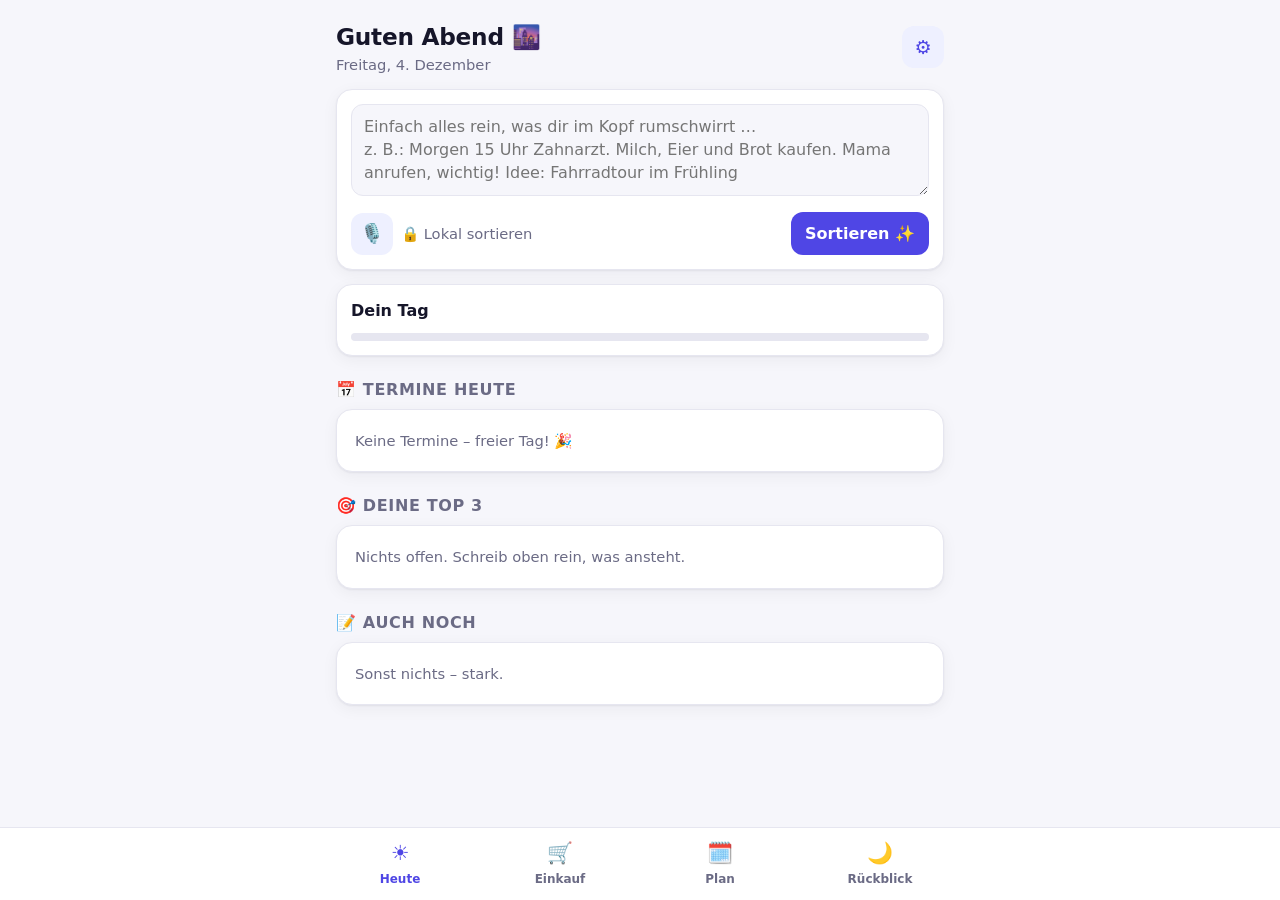
<file: kopf-frei/index.html>
<!doctype html>
<html lang="de">
<head>
<meta charset="utf-8">
<meta name="viewport" content="width=device-width, initial-scale=1, viewport-fit=cover">
<title>Kopf frei</title>
<meta name="description" content="Alles aus dem Kopf rein – Kopf frei sortiert es in Termine, Aufgaben und Einkaufsliste.">
<meta name="theme-color" content="#4f46e5">
<link rel="manifest" href="manifest.webmanifest">
<link rel="icon" href="icon.svg" type="image/svg+xml">
<link rel="apple-touch-icon" href="icon.svg">
<style>
:root{
  --bg:#f6f6fb; --card:#ffffff; --ink:#16162a; --muted:#6b6b85; --line:#e6e6f0;
  --accent:#4f46e5; --accent-soft:#eef0ff; --ok:#16a34a; --warn:#d97706; --bad:#dc2626;
  --event:#0ea5e9; --shop:#16a34a; --note:#a855f7; --task:#4f46e5;
  --radius:16px; --shadow:0 1px 2px rgba(20,20,40,.06),0 4px 16px rgba(20,20,40,.05);
}
@media (prefers-color-scheme: dark){
  :root:not([data-theme="light"]){
    --bg:#0f0f17; --card:#1a1a26; --ink:#ececf5; --muted:#9a9ab5; --line:#2a2a3a;
    --accent:#818cf8; --accent-soft:#25264a; --shadow:none;
  }
}
:root[data-theme="dark"]{
  --bg:#0f0f17; --card:#1a1a26; --ink:#ececf5; --muted:#9a9ab5; --line:#2a2a3a;
  --accent:#818cf8; --accent-soft:#25264a; --shadow:none;
}
*{box-sizing:border-box}
html,body{margin:0;background:var(--bg);color:var(--ink);font:16px/1.45 system-ui,-apple-system,"Segoe UI",Roboto,sans-serif;-webkit-tap-highlight-color:transparent}
main{max-width:640px;margin:0 auto;padding:16px 16px 110px}
header{display:flex;align-items:center;justify-content:space-between;gap:12px;margin:4px 0 14px}
h1{font-size:1.45rem;margin:0;letter-spacing:-.01em}
h2{font-size:1rem;margin:22px 0 8px;color:var(--muted);font-weight:600;text-transform:uppercase;letter-spacing:.04em}
.sub{color:var(--muted);font-size:.92rem}
.card{background:var(--card);border:1px solid var(--line);border-radius:var(--radius);box-shadow:var(--shadow);padding:14px}
button{font:inherit;cursor:pointer;border:0;border-radius:12px;padding:10px 14px;background:var(--accent-soft);color:var(--accent);font-weight:600}
button.primary{background:var(--accent);color:#fff}
button.ghost{background:transparent;color:var(--muted);padding:6px 8px}
button:disabled{opacity:.5;cursor:default}
.iconbtn{width:42px;height:42px;padding:0;display:grid;place-items:center;font-size:1.2rem}
textarea,input,select{font:inherit;color:inherit;background:var(--bg);border:1px solid var(--line);border-radius:12px;padding:10px 12px;width:100%}
textarea{min-height:92px;resize:vertical}
textarea:focus,input:focus{outline:2px solid var(--accent);outline-offset:-1px}
.row{display:flex;gap:8px;align-items:center}
.grow{flex:1}
.dump-actions{display:flex;gap:8px;margin-top:10px;align-items:center}
.hint{font-size:.82rem;color:var(--muted);margin-top:8px}
.list{list-style:none;margin:0;padding:0}
.item{display:flex;gap:10px;align-items:flex-start;padding:10px 4px;border-bottom:1px solid var(--line)}
.item:last-child{border-bottom:0}
.item .chk{appearance:none;width:22px;height:22px;min-width:22px;border:2px solid var(--line);border-radius:7px;margin-top:1px;padding:0;background:transparent;cursor:pointer}
.item .chk:checked{background:var(--ok);border-color:var(--ok)}
.item .chk:checked::after{content:"✓";color:#fff;display:block;text-align:center;font-size:14px;line-height:18px;font-weight:700}
.item.done .title{text-decoration:line-through;color:var(--muted)}
.title{cursor:text;word-break:break-word}
.meta{font-size:.8rem;color:var(--muted);display:flex;gap:8px;flex-wrap:wrap;margin-top:2px}
.badge{display:inline-block;font-size:.72rem;font-weight:700;padding:2px 7px;border-radius:999px;background:var(--accent-soft);color:var(--accent)}
.badge.event{background:color-mix(in srgb,var(--event) 15%,transparent);color:var(--event)}
.badge.prio{background:color-mix(in srgb,var(--bad) 14%,transparent);color:var(--bad)}
.badge.late{background:color-mix(in srgb,var(--warn) 16%,transparent);color:var(--warn)}
.time{font-variant-numeric:tabular-nums;font-weight:700;color:var(--event);min-width:46px}
.acts{margin-left:auto;display:flex;gap:2px;opacity:.75}
.empty{color:var(--muted);font-size:.92rem;padding:6px 4px}
.progress{height:8px;background:var(--line);border-radius:99px;overflow:hidden;margin-top:10px}
.progress>div{height:100%;background:var(--ok);width:0;transition:width .4s}
.stats{display:grid;grid-template-columns:repeat(3,1fr);gap:8px;margin-top:12px}
.stat{background:var(--bg);border-radius:12px;padding:10px;text-align:center}
.stat b{display:block;font-size:1.35rem}
.stat span{font-size:.78rem;color:var(--muted)}
nav{position:fixed;left:0;right:0;bottom:0;background:var(--card);border-top:1px solid var(--line);display:flex;justify-content:center;padding-bottom:env(safe-area-inset-bottom)}
nav .in{display:flex;max-width:640px;width:100%}
nav button{flex:1;background:transparent;color:var(--muted);border-radius:0;padding:10px 4px 12px;font-size:.75rem;display:flex;flex-direction:column;align-items:center;gap:2px}
nav button .ic{font-size:1.3rem}
nav button.on{color:var(--accent)}
.toast{position:fixed;left:50%;bottom:88px;transform:translateX(-50%) translateY(20px);opacity:0;background:var(--ink);color:var(--bg);padding:10px 14px;border-radius:12px;font-size:.9rem;transition:.25s;display:flex;gap:12px;align-items:center;max-width:calc(100% - 32px);z-index:20}
.toast.show{opacity:1;transform:translateX(-50%) translateY(0)}
.toast button{background:transparent;color:var(--accent);padding:0}
.view{display:none}.view.on{display:block}
.group-title{font-weight:700;font-size:.9rem;margin:14px 0 2px}
.pro{border:2px solid var(--accent)}
.price{font-size:1.6rem;font-weight:800}
.feat{margin:8px 0 0;padding-left:20px}
.feat li{margin:3px 0}
.mic.rec{background:var(--bad);color:#fff;animation:pulse 1s infinite}
@keyframes pulse{50%{opacity:.6}}
.top3 .item .title{font-weight:600}
.chiprow{display:flex;gap:6px;flex-wrap:wrap;margin-top:10px}
.chip{font-size:.8rem;padding:6px 10px;border-radius:999px;background:var(--bg);border:1px solid var(--line);color:var(--ink);font-weight:500}
label{display:block;font-size:.88rem;color:var(--muted);margin:12px 0 4px}
</style>
</head>
<body>
<main>
  <header>
    <div>
      <h1 id="greet">Hallo!</h1>
      <div class="sub" id="today"></div>
    </div>
    <button class="iconbtn" id="settingsBtn" aria-label="Einstellungen" title="Einstellungen">⚙️</button>
  </header>

  <!-- Brain-Dump: always visible -->
  <section class="card" aria-label="Alles aus dem Kopf">
    <textarea id="dump" placeholder="Einfach alles rein, was dir im Kopf rumschwirrt …&#10;z. B.: Morgen 15 Uhr Zahnarzt. Milch, Eier und Brot kaufen. Mama anrufen, wichtig! Idee: Fahrradtour im Frühling"></textarea>
    <div class="dump-actions">
      <button class="iconbtn mic" id="micBtn" title="Sprechen" aria-label="Sprechen">🎙️</button>
      <span class="sub grow" id="modeInfo"></span>
      <button class="primary" id="sortBtn">Sortieren ✨</button>
    </div>
  </section>

  <!-- HEUTE -->
  <section class="view on" id="v-heute">
    <div class="card" style="margin-top:14px">
      <div class="row"><b class="grow" id="dayHead">Dein Tag</b><span class="sub" id="dayCount"></span></div>
      <div class="progress"><div id="dayBar"></div></div>
    </div>
    <h2>📅 Termine heute</h2>
    <div class="card"><ul class="list" id="todayEvents"></ul></div>
    <h2>🎯 Deine Top 3</h2>
    <div class="card top3"><ul class="list" id="top3"></ul></div>
    <h2>📝 Auch noch</h2>
    <div class="card"><ul class="list" id="rest"></ul></div>
  </section>

  <!-- EINKAUF -->
  <section class="view" id="v-einkauf">
    <h2>🛒 Einkaufsliste</h2>
    <div class="card">
      <form class="row" id="shopAdd"><input id="shopInput" placeholder="Artikel hinzufügen …" autocomplete="off"><button>+</button></form>
      <div id="shopList"></div>
      <div class="chiprow">
        <button class="chip" id="shareShop">📤 Teilen</button>
        <button class="chip" id="clearShop">🧹 Erledigte entfernen</button>
        <button class="chip" id="orderShop">🚚 Online bestellen</button>
      </div>
    </div>
  </section>

  <!-- PLAN -->
  <section class="view" id="v-plan">
    <h2>🗓️ Nächste 14 Tage</h2>
    <div id="planDays"></div>
    <h2>📌 Ohne Datum</h2>
    <div class="card"><ul class="list" id="undated"></ul></div>
    <h2>💡 Ideen &amp; Notizen</h2>
    <div class="card"><ul class="list" id="notes"></ul></div>
  </section>

  <!-- RÜCKBLICK -->
  <section class="view" id="v-abend">
    <h2>🌙 Tagesabschluss</h2>
    <div class="card">
      <div id="reviewText"></div>
      <div class="stats">
        <div class="stat"><b id="sDone">0</b><span>heute erledigt</span></div>
        <div class="stat"><b id="sStreak">0</b><span>Tage-Serie 🔥</span></div>
        <div class="stat"><b id="sWeek">0</b><span>diese Woche</span></div>
      </div>
    </div>
    <h2>Offen geblieben</h2>
    <div class="card">
      <ul class="list" id="openToday"></ul>
      <div class="chiprow"><button class="chip" id="allTomorrow">➡️ Alles auf morgen</button></div>
    </div>
    <h2>Heute geschafft</h2>
    <div class="card"><ul class="list" id="doneToday"></ul></div>
  </section>

  <!-- EINSTELLUNGEN -->
  <section class="view" id="v-settings">
    <h2>✨ KI-Modus</h2>
    <div class="card">
      <div class="sub">Ohne Schlüssel sortiert Kopf frei lokal auf deinem Gerät (schnell, privat, gut für klare Sätze). Mit einem Claude-API-Schlüssel versteht die App auch freie, chaotische Sprache.</div>
      <label for="apiKey">Anthropic API-Schlüssel (bleibt nur auf diesem Gerät)</label>
      <input id="apiKey" type="password" placeholder="sk-ant-…" autocomplete="off">
      <label for="model">Modell</label>
      <input id="model" placeholder="claude-opus-5-5">
      <div class="chiprow"><button class="chip" id="saveKey">Speichern</button><button class="chip" id="removeKey">Schlüssel löschen</button></div>
    </div>
    <h2>💎 Kopf frei Pro</h2>
    <div class="card pro">
      <div class="row"><span class="price">3,99 €</span><span class="sub">/ Monat · oder 29,99 € / Jahr</span></div>
      <ul class="feat">
        <li>Unbegrenzt KI-Sortierung – ohne eigenen Schlüssel</li>
        <li>Erinnerungen per Push &amp; Sync mit Google/Apple-Kalender</li>
        <li>Geteilte Einkaufsliste mit Partner/WG/Familie</li>
        <li>Morgen-Briefing &amp; Wochenrückblick vorgelesen</li>
        <li>Sync zwischen Handy und Laptop</li>
      </ul>
      <div class="hint">Familien-Abo: 5,99 € / Monat für bis zu 5 Personen. (Vorschau – Bezahlung ist in diesem Prototyp noch nicht eingebaut.)</div>
    </div>
    <h2>Daten</h2>
    <div class="card chiprow" style="margin-top:0">
      <button class="chip" id="exportBtn">⬇️ Exportieren</button>
      <button class="chip" id="importBtn">⬆️ Importieren</button>
      <button class="chip" id="demoBtn">🧪 Beispiel laden</button>
      <button class="chip" id="wipeBtn" style="color:var(--bad)">🗑️ Alles löschen</button>
      <input type="file" id="importFile" accept="application/json" hidden>
    </div>
  </section>
</main>

<nav><div class="in">
  <button data-v="heute" class="on"><span class="ic">☀️</span>Heute</button>
  <button data-v="einkauf"><span class="ic">🛒</span>Einkauf</button>
  <button data-v="plan"><span class="ic">🗓️</span>Plan</button>
  <button data-v="abend"><span class="ic">🌙</span>Rückblick</button>
</div></nav>

<div class="toast" id="toast"><span id="toastMsg"></span><button id="toastUndo">Rückgängig</button></div>

<script type="module">
/* ============================================================
   Kopf frei – Brain-Dump → Termine, Aufgaben, Einkauf, Ideen
   Daten bleiben lokal (localStorage). Optional: Claude-API.
   ============================================================ */
const $ = s => document.querySelector(s);
const KEY = 'kopffrei.v1';
const DEFAULT_MODEL = 'claude-opus-5-5';

/* ---------- Storage ---------- */
const store = {
  get(k, d){ try{ const v = localStorage.getItem(k); return v ? JSON.parse(v) : d; }catch{ return d; } },
  set(k, v){ try{ localStorage.setItem(k, JSON.stringify(v)); }catch{} },
  del(k){ try{ localStorage.removeItem(k); }catch{} }
};
let state = store.get(KEY, { items: [], doneLog: {} });
// doneLog: { 'YYYY-MM-DD': count } → für Serie & Wochenstatistik
const save = () => store.set(KEY, state);

/* ---------- Datum ---------- */
const pad = n => String(n).padStart(2, '0');
const iso = d => `${d.getFullYear()}-${pad(d.getMonth()+1)}-${pad(d.getDate())}`;
const addDays = (d, n) => { const x = new Date(d); x.setDate(x.getDate()+n); return x; };
const todayISO = () => iso(new Date());
const WD = ['sonntag','montag','dienstag','mittwoch','donnerstag','freitag','samstag'];
const WD_SHORT = ['So','Mo','Di','Mi','Do','Fr','Sa'];
const MONTHS = ['januar','februar','märz','april','mai','juni','juli','august','september','oktober','november','dezember'];
function fmtDay(isoStr){
  const t = todayISO();
  if (isoStr === t) return 'Heute';
  if (isoStr === iso(addDays(new Date(),1))) return 'Morgen';
  if (isoStr === iso(addDays(new Date(),-1))) return 'Gestern';
  const d = new Date(isoStr+'T12:00');
  return `${WD_SHORT[d.getDay()]}, ${d.getDate()}.${d.getMonth()+1}.`;
}

/* ---------- Lokaler Parser (ohne KI) ---------- */
const GROCERY = {
  'Obst & Gemüse': 'apfel äpfel banane bananen birne birnen orange orangen zitrone zitronen tomate tomaten gurke gurken salat paprika zwiebel zwiebeln knoblauch kartoffel kartoffeln karotte karotten möhren brokkoli zucchini avocado beeren erdbeeren trauben spinat pilze champignons obst gemüse ingwer lauch kräuter petersilie basilikum',
  'Kühlregal': 'milch hafermilch joghurt quark käse butter sahne eier ei schmand frischkäse mozzarella feta wurst schinken salami tofu margarine',
  'Brot & Backwaren': 'brot brötchen toast baguette brezel croissant knäckebrot',
  'Fleisch & Fisch': 'hähnchen hackfleisch fleisch fisch lachs steak würstchen thunfisch',
  'Vorrat': 'nudeln pasta reis mehl zucker salz pfeffer öl olivenöl essig müsli haferflocken kaffee tee honig marmelade nutella linsen bohnen tomatensoße passata ketchup senf mayo gewürze brühe',
  'Getränke': 'wasser saft cola bier wein sprudel limo apfelschorle',
  'Snacks': 'schokolade chips kekse nüsse gummibärchen eis',
  'Drogerie & Haushalt': 'klopapier toilettenpapier zahnpasta shampoo duschgel seife spülmittel waschmittel müllbeutel küchenrolle taschentücher deo windeln batterien'
};
const GROCERY_MAP = {};
for (const [cat, words] of Object.entries(GROCERY)) for (const w of words.split(' ')) GROCERY_MAP[w] = cat;
function shopCategory(name){
  const words = name.toLowerCase().split(/[\s-]+/);
  for (const w of words.reverse()) {
    if (GROCERY_MAP[w]) return GROCERY_MAP[w];
    for (const k in GROCERY_MAP) if (w.length > 3 && (w.endsWith(k) || k.endsWith(w))) return GROCERY_MAP[k];
  }
  return 'Sonstiges';
}
const cap = s => s ? s.charAt(0).toUpperCase() + s.slice(1) : s;
const tidy = s => s.replace(/\s{2,}/g,' ').replace(/^[\s,;:–-]+|[\s,;:–-]+$/g,'').trim();

function parseDate(text, now = new Date()){
  let t = ' ' + text + ' ', date = null, time = null;
  const take = (re, fn) => { const m = t.match(re); if (m) { const r = fn(m); if (r !== false) { t = t.replace(m[0], ' '); return true; } } return false; };

  // Uhrzeit: "um 15 Uhr", "15:30", "15.30 Uhr", "um 9"
  take(/\b(?:um|ab|gegen)?\s*(\d{1,2})(?::(\d{2})\s*(?:uhr)?|\.(\d{2})\s*uhr)\b/i, m => { const h=+m[1], mi=+(m[2] ?? m[3]); if (h>23||mi>59) return false; time = `${pad(h)}:${pad(mi)}`; })
   || take(/\b(?:um|ab|gegen)?\s*(\d{1,2})\s*uhr\b/i, m => { if (+m[1]>23) return false; time = `${pad(+m[1])}:00`; })
   || take(/\bum\s+(\d{1,2})\b(?![.\d])/i, m => { if (+m[1]>23) return false; time = `${pad(+m[1])}:00`; });
  if (!time) {
    take(/\b(früh|morgens)\b/i, () => { time = '08:00'; })
     || take(/\b(mittags|zum mittag)\b/i, () => { time = '12:00'; })
     || take(/\b(heute abend|abends)\b/i, m => { time = '19:00'; if (/heute/i.test(m[1])) date = iso(now); });
  }
  // Datum
  take(/(?<!\p{L})übermorgen(?!\p{L})/iu, () => { date = iso(addDays(now,2)); })
   || take(/\bmorgen\b/i, () => { date = iso(addDays(now,1)); })
   || take(/\bheute\b/i, () => { date = iso(now); })
   || take(/\bin\s+(\d+|einem|einer|zwei|drei)\s+(tag|tagen|woche|wochen)\b/i, m => {
        const nmap = {einem:1,einer:1,zwei:2,drei:3}; const n = nmap[m[1].toLowerCase()] ?? +m[1];
        date = iso(addDays(now, /woche/i.test(m[2]) ? n*7 : n)); })
   || take(/\bnächste\s+woche\b/i, () => { const d = addDays(now, ((8 - now.getDay()) % 7) || 7); date = iso(d); })
   || take(/\b(?:am\s+)?(\d{1,2})\.(\d{1,2})\.(\d{2,4})?/i, m => {
        let y = m[3] ? +m[3] : now.getFullYear(); if (y < 100) y += 2000;
        const d = new Date(y, +m[2]-1, +m[1]); if (isNaN(d)) return false;
        if (!m[3] && d < addDays(now,-1)) d.setFullYear(y+1);
        date = iso(d); })
   || take(new RegExp(`\\b(?:am\\s+)?(\\d{1,2})\\.?\\s+(${MONTHS.join('|')})\\b`, 'i'), m => {
        const d = new Date(now.getFullYear(), MONTHS.indexOf(m[2].toLowerCase()), +m[1]);
        if (d < addDays(now,-1)) d.setFullYear(d.getFullYear()+1); date = iso(d); })
   || take(new RegExp(`\\b(?:(?:am|diesen|kommenden|nächsten)\\s+)?(${WD.join('|')})s?\\b`, 'i'), m => {
        const target = WD.indexOf(m[1].toLowerCase()); let diff = (target - now.getDay() + 7) % 7;
        if (diff === 0 || /nächsten/i.test(m[0])) diff = diff || 7; date = iso(addDays(now, diff)); });
  if (time && !date) date = iso(now);
  return { rest: t, date, time };
}

function localParse(input){
  const out = [];
  const clauses = input.split(/\n+|(?<=[^\d\s][.!?;])\s+/).map(s => s.trim()).filter(Boolean);
  for (let raw of clauses) {
    raw = raw.replace(/[.!?;]+$/,'').trim(); if (!raw) continue;
    const low = raw.toLowerCase();

    // Idee / Notiz
    let m = raw.match(/^(idee|notiz|merken|nicht vergessen|gedanke)\s*[:\-–]?\s*(.+)$/i);
    if (m && /^(idee|notiz|gedanke)/i.test(m[1])) { out.push({ type:'note', title: cap(tidy(m[2])) }); continue; }

    // Einkauf
    const shopTrigger = /\b(kaufen|besorgen|einkaufen|holen|mitbringen|nachkaufen)\b|^(einkauf|einkaufsliste|einkaufen)\s*:/i;
    const words = low.replace(/[,]/g,' ').split(/\s+/).filter(w => w && !['und','noch','ein','eine','etwas','paar','bisschen'].includes(w));
    const allGrocery = words.length > 0 && words.every(w => GROCERY_MAP[w] || /^\d/.test(w));
    const hasDate = !!parseDate(raw).date;
    if ((shopTrigger.test(raw) && !hasDate) || allGrocery) {
      const body = raw.replace(/^(einkauf|einkaufsliste|einkaufen)\s*:\s*/i,'')
        .replace(/\b(noch|bitte|unbedingt|im supermarkt|beim bäcker|vom markt|morgen|heute)\b/gi,' ')
        .replace(/\b(kaufen|besorgen|einkaufen|holen|mitbringen|nachkaufen)\b/gi,' ');
      const parts = (allGrocery ? body.split(/[\s,]+|\bund\b/i) : body.split(/,|\bund\b|\bsowie\b|\+|&/i))
        .map(tidy).filter(p => p && !/^(und|noch|ein|eine|etwas|paar|bisschen)$/i.test(p));
      if (parts.length && parts.every(p => p.split(/\s+/).length <= 4)) { for (const p of parts) out.push({ type:'shopping', title: cap(p), category: shopCategory(p) }); continue; }
    }

    // Termin / Aufgabe
    let prio = 'normal';
    let text = raw.replace(/\b(dringend|wichtig|unbedingt|asap|sofort)\b\s*!*/gi, () => { prio = 'high'; return ' '; });
    if (/!{1,}$/.test(raw)) prio = 'high';
    if (m && !/^(idee|notiz|gedanke)/i.test(m[1])) text = m[2];
    const { rest, date, time } = parseDate(text);
    const title = cap(tidy(rest.replace(/\b(am|um|bis)\s*$/i,'')));
    if (!title) continue;
    out.push({ type: time ? 'event' : 'task', title, date, time, priority: prio });
  }
  return out;
}

/* ---------- KI-Parser (Claude) ---------- */
const SCHEMA = {
  type: 'object',
  properties: {
    items: { type: 'array', items: {
      type: 'object',
      properties: {
        type: { type: 'string', enum: ['task','event','shopping','note'] },
        title: { type: 'string' },
        date: { type: ['string','null'], description: 'YYYY-MM-DD oder null' },
        time: { type: ['string','null'], description: 'HH:MM (24h) oder null' },
        priority: { type: 'string', enum: ['high','normal'] },
        category: { type: ['string','null'], description: 'Nur bei shopping: Supermarkt-Abteilung' }
      },
      required: ['type','title','date','time','priority','category'],
      additionalProperties: false
    } }
  },
  required: ['items'],
  additionalProperties: false
};
const SYSTEM = `Du bist der Sortier-Assistent der App "Kopf frei". Der Nutzer schreibt oder spricht ungeordnet alles auf, was ihm im Kopf herumgeht. Zerlege den Text in einzelne, kurze, handlungsorientierte Einträge auf Deutsch:
- "event": Termin mit Uhrzeit (z. B. Arzt, Meeting, Treffen).
- "task": Aufgabe/To-do, optional mit Fälligkeitsdatum.
- "shopping": genau EIN Artikel pro Eintrag (z. B. "Milch"), mit category aus: Obst & Gemüse, Kühlregal, Brot & Backwaren, Fleisch & Fisch, Vorrat, Getränke, Snacks, Drogerie & Haushalt, Sonstiges.
- "note": Idee, Gedanke oder etwas zum Merken ohne konkrete Handlung.
Löse relative Angaben ("morgen", "Freitag", "nächste Woche") anhand des heutigen Datums auf. priority "high" nur bei klaren Hinweisen (dringend, wichtig, Frist bald). Titel ohne Datums-/Zeitangaben, knapp, Großschreibung am Anfang. Erfinde nichts dazu.`;

let Anthropic = null;
async function aiParse(input, apiKey, model){
  if (!Anthropic) Anthropic = (await import('https://cdn.jsdelivr.net/npm/@anthropic-ai/sdk@1.7.0/+esm')).default;
  const client = new Anthropic({ apiKey, dangerouslyAllowBrowser: true });
  const now = new Date();
  const response = await client.beta.messages.create({
    model,
    max_tokens: 4000,
    betas: ['server-side-fallback-2026-07-01'],
    fallbacks: 'default',
    system: SYSTEM,
    output_config: { effort: 'low', format: { type: 'json_schema', schema: SCHEMA } },
    messages: [{ role: 'user', content: `Heute ist ${WD[now.getDay()]}, der ${iso(now)}, ${pad(now.getHours())}:${pad(now.getMinutes())} Uhr.\n\nText:\n${input}` }]
  });
  if (response.stop_reason === 'refusal') throw new Error('Anfrage wurde abgelehnt');
  const text = response.content.filter(b => b.type === 'text').map(b => b.text).join('');
  return JSON.parse(text).items;
}

/* ---------- Items ---------- */
const uid = () => Math.random().toString(36).slice(2, 10) + Date.now().toString(36);
function addItems(list){
  const created = list.map(x => ({
    id: uid(), type: x.type, title: x.title, date: x.date || null, time: x.time || null,
    priority: x.priority || 'normal', category: x.type === 'shopping' ? (x.category || shopCategory(x.title)) : null,
    done: false, doneAt: null, createdAt: Date.now()
  }));
  state.items.push(...created); save(); render();
  return created;
}
function toggle(id){
  const it = state.items.find(i => i.id === id); if (!it) return;
  it.done = !it.done;
  const d = todayISO();
  if (it.done) { it.doneAt = d; state.doneLog[d] = (state.doneLog[d] || 0) + 1; }
  else { if (it.doneAt && state.doneLog[it.doneAt]) state.doneLog[it.doneAt]--; it.doneAt = null; }
  save(); render();
}
function remove(id){
  const idx = state.items.findIndex(i => i.id === id); if (idx < 0) return;
  const [it] = state.items.splice(idx, 1); save(); render();
  toast(`„${it.title}“ gelöscht`, () => { state.items.splice(idx, 0, it); save(); render(); });
}
function toTomorrow(id){
  const it = state.items.find(i => i.id === id); if (!it) return;
  it.date = iso(addDays(new Date(), 1)); save(); render();
}
function rename(id, title){
  const it = state.items.find(i => i.id === id); if (!it || !title.trim()) return;
  it.title = title.trim(); save();
}

/* ---------- Rendering ---------- */
const esc = s => String(s).replace(/[&<>"']/g, c => ({'&':'&amp;','<':'&lt;','>':'&gt;','"':'&quot;',"'":'&#39;'}[c]));
function itemHTML(it, { showDate = true, showTime = false, tomorrow = true } = {}){
  const t = todayISO();
  const late = !it.done && it.date && it.date < t && it.type !== 'note';
  const meta = [];
  if (it.type === 'event' && !showTime) meta.push(`<span class="badge event">${it.time || ''} Uhr</span>`);
  if (it.priority === 'high' && !it.done) meta.push('<span class="badge prio">wichtig</span>');
  if (late) meta.push(`<span class="badge late">überfällig · ${fmtDay(it.date)}</span>`);
  else if (showDate && it.date) meta.push(`<span>${fmtDay(it.date)}</span>`);
  return `<li class="item ${it.done ? 'done' : ''}" data-id="${it.id}">
    ${showTime ? `<span class="time">${it.time || ''}</span>` : ''}
    ${it.type !== 'note' ? `<input type="checkbox" class="chk" ${it.done ? 'checked' : ''} aria-label="erledigt">` : '<span>💡</span>'}
    <div class="grow"><div class="title" contenteditable="true" spellcheck="false">${esc(it.title)}</div>${meta.length ? `<div class="meta">${meta.join('')}</div>` : ''}</div>
    <span class="acts">
      ${tomorrow && !it.done && it.type !== 'shopping' && it.type !== 'note' ? '<button class="ghost" data-a="tmr" title="Auf morgen">➡️</button>' : ''}
      <button class="ghost" data-a="del" title="Löschen">✕</button>
    </span></li>`;
}
const listOr = (arr, empty, opts) => arr.length ? arr.map(i => itemHTML(i, opts)).join('') : `<li class="empty">${empty}</li>`;
const byTime = (a, b) => (a.time || '99').localeCompare(b.time || '99');
const prioScore = it => (it.priority === 'high' ? 0 : 2) + (it.date && it.date < todayISO() ? -1 : 0) + (it.date ? 0 : 1);

function render(){
  const now = new Date(), t = todayISO(), h = now.getHours();
  $('#greet').textContent = h < 11 ? 'Guten Morgen ☀️' : h < 17 ? 'Hallo 👋' : h < 22 ? 'Guten Abend 🌆' : 'Gute Nacht 🌙';
  $('#today').textContent = now.toLocaleDateString('de-DE', { weekday:'long', day:'numeric', month:'long' });
  const hasKey = !!store.get('kopffrei.key', '');
  $('#modeInfo').textContent = hasKey ? '✨ KI-Modus aktiv' : '🔒 Lokal sortieren';

  const items = state.items;
  const tasks = items.filter(i => i.type === 'task' || i.type === 'event');

  // HEUTE
  const evToday = tasks.filter(i => i.type === 'event' && i.date === t).sort(byTime);
  const dueToday = tasks.filter(i => i.type === 'task' && !i.done && (i.date === t || (i.date && i.date < t) || !i.date))
                        .sort((a, b) => prioScore(a) - prioScore(b) || a.createdAt - b.createdAt);
  const doneTodayTasks = tasks.filter(i => i.type === 'task' && i.done && i.doneAt === t);
  const top3 = dueToday.slice(0, 3), rest = dueToday.slice(3);
  $('#todayEvents').innerHTML = listOr(evToday, 'Keine Termine – freier Tag! 🎉', { showTime: true, showDate: false });
  $('#top3').innerHTML = listOr([...top3, ...doneTodayTasks.slice(0, Math.max(0, 3 - top3.length))], 'Nichts offen. Schreib oben rein, was ansteht.', {});
  $('#rest').innerHTML = listOr(rest, 'Sonst nichts – stark.', {});
  const relevant = [...evToday, ...dueToday.filter(i => i.date === t || !i.date || i.date < t), ...doneTodayTasks];
  const doneN = relevant.filter(i => i.done).length;
  $('#dayCount').textContent = relevant.length ? `${doneN} / ${relevant.length} erledigt` : '';
  $('#dayBar').style.width = relevant.length ? (doneN / relevant.length * 100) + '%' : '0%';
  $('#dayHead').textContent = evToday.filter(e => !e.done && (e.time || '') >= `${pad(h)}:${pad(now.getMinutes())}`)[0]
    ? `Als Nächstes: ${evToday.filter(e => !e.done && (e.time || '') >= `${pad(h)}:${pad(now.getMinutes())}`)[0].title}`
    : 'Dein Tag';

  // EINKAUF
  const shop = items.filter(i => i.type === 'shopping');
  const groups = {};
  for (const s of shop) (groups[s.category || 'Sonstiges'] ||= []).push(s);
  const order = [...Object.keys(GROCERY), 'Sonstiges'];
  $('#shopList').innerHTML = shop.length
    ? order.filter(g => groups[g]).map(g => `<div class="group-title">${g}</div><ul class="list">${groups[g].sort((a,b)=>a.done-b.done).map(i => itemHTML(i, { showDate:false })).join('')}</ul>`).join('')
    : '<p class="empty">Liste ist leer. Tipp: oben einfach „Milch, Eier und Nudeln kaufen“ eintippen.</p>';
  const openShop = shop.filter(s => !s.done).length;
  document.querySelector('nav [data-v="einkauf"]').innerHTML = `<span class="ic">🛒</span>Einkauf${openShop ? ` (${openShop})` : ''}`;

  // PLAN
  let planHTML = '';
  for (let d = 0; d < 14; d++) {
    const day = iso(addDays(now, d));
    const its = tasks.filter(i => i.date === day).sort(byTime);
    if (!its.length) continue;
    planHTML += `<div class="group-title">${fmtDay(day)}</div><div class="card"><ul class="list">${its.map(i => itemHTML(i, { showDate:false })).join('')}</ul></div>`;
  }
  const later = tasks.filter(i => i.date && i.date > iso(addDays(now, 13)) && !i.done).sort((a,b) => a.date.localeCompare(b.date));
  if (later.length) planHTML += `<div class="group-title">Später</div><div class="card"><ul class="list">${later.map(i => itemHTML(i)).join('')}</ul></div>`;
  $('#planDays').innerHTML = planHTML || '<div class="card empty">Noch nichts geplant.</div>';
  $('#undated').innerHTML = listOr(tasks.filter(i => !i.date && !i.done), 'Alles hat ein Datum. 👍', {});
  $('#notes').innerHTML = listOr(items.filter(i => i.type === 'note'), 'Noch keine Ideen. Schreib „Idee: …“', {});

  // RÜCKBLICK
  const openT = tasks.filter(i => !i.done && i.date && i.date <= t);
  const doneT = items.filter(i => i.done && i.doneAt === t);
  $('#openToday').innerHTML = listOr(openT, 'Nichts offen – Feierabend verdient! 🎉', {});
  $('#doneToday').innerHTML = listOr(doneT, 'Noch nichts abgehakt.', { tomorrow:false });
  let streak = 0;
  for (let d = (state.doneLog[t] ? 0 : 1); ; d++) { if (state.doneLog[iso(addDays(now, -d))] > 0) streak++; else break; }
  let week = 0; for (let d = 0; d < 7; d++) week += state.doneLog[iso(addDays(now, -d))] || 0;
  $('#sDone').textContent = state.doneLog[t] || 0; $('#sStreak').textContent = streak; $('#sWeek').textContent = week;
  $('#reviewText').innerHTML = (state.doneLog[t] || 0) >= 3
    ? '<b>Starker Tag!</b> <span class="sub">Schieb den Rest auf morgen und mach den Kopf zu.</span>'
    : '<b>Kurzer Check vor dem Schlafen:</b> <span class="sub">Was bleibt offen? Ein Tipp auf ➡️ – und es ist morgen wieder da, nicht in deinem Kopf.</span>';
}

/* ---------- Events ---------- */
document.addEventListener('click', e => {
  const li = e.target.closest('.item'); if (!li) return;
  const id = li.dataset.id;
  if (e.target.matches('.chk')) toggle(id);
  else if (e.target.dataset.a === 'del') remove(id);
  else if (e.target.dataset.a === 'tmr') { toTomorrow(id); toast('Auf morgen verschoben'); }
});
document.addEventListener('focusout', e => {
  if (e.target.matches('.title')) rename(e.target.closest('.item').dataset.id, e.target.textContent);
});
document.addEventListener('keydown', e => {
  if (e.target.matches('.title') && e.key === 'Enter') { e.preventDefault(); e.target.blur(); }
  if (e.target.id === 'dump' && e.key === 'Enter' && (e.metaKey || e.ctrlKey)) sortDump();
});

function showView(v){
  document.querySelectorAll('.view').forEach(s => s.classList.toggle('on', s.id === 'v-' + v));
  document.querySelectorAll('nav button').forEach(b => b.classList.toggle('on', b.dataset.v === v));
  window.scrollTo({ top: 0 });
}
document.querySelectorAll('nav button').forEach(b => b.onclick = () => showView(b.dataset.v));
$('#settingsBtn').onclick = () => {
  $('#apiKey').value = store.get('kopffrei.key', '');
  $('#model').value = store.get('kopffrei.model', '') || '';
  showView('settings');
};

let toastTimer;
function toast(msg, undo){
  $('#toastMsg').textContent = msg;
  $('#toastUndo').style.display = undo ? '' : 'none';
  $('#toastUndo').onclick = () => { undo && undo(); $('#toast').classList.remove('show'); };
  $('#toast').classList.add('show');
  clearTimeout(toastTimer); toastTimer = setTimeout(() => $('#toast').classList.remove('show'), 4500);
}

async function sortDump(){
  const text = $('#dump').value.trim(); if (!text) return;
  const btn = $('#sortBtn'); btn.disabled = true; btn.textContent = 'Sortiere …';
  const key = store.get('kopffrei.key', '');
  let parsed, viaAI = false;
  try {
    if (key) { parsed = await aiParse(text, key, store.get('kopffrei.model', '') || DEFAULT_MODEL); viaAI = true; }
  } catch (err) {
    console.warn(err); toast('KI nicht erreichbar – lokal sortiert');
  }
  if (!parsed) parsed = localParse(text);
  btn.disabled = false; btn.textContent = 'Sortieren ✨';
  if (!parsed.length) { toast('Nichts erkannt – versuch es mit ganzen Sätzen.'); return; }
  const created = addItems(parsed);
  $('#dump').value = '';
  const c = t => created.filter(i => i.type === t).length;
  const parts = [c('event') && `${c('event')} Termin${c('event')>1?'e':''}`, c('task') && `${c('task')} Aufgabe${c('task')>1?'n':''}`,
                 c('shopping') && `${c('shopping')}× Einkauf`, c('note') && `${c('note')} Idee${c('note')>1?'n':''}`].filter(Boolean);
  toast(`${viaAI ? '✨ ' : ''}${parts.join(', ')} einsortiert`, () => {
    const ids = new Set(created.map(i => i.id)); state.items = state.items.filter(i => !ids.has(i.id)); save(); render();
  });
}
$('#sortBtn').onclick = sortDump;

/* Sprache */
const SR = window.SpeechRecognition || window.webkitSpeechRecognition;
if (!SR) $('#micBtn').style.display = 'none';
let rec = null;
$('#micBtn').onclick = () => {
  if (rec) { rec.stop(); return; }
  rec = new SR(); rec.lang = 'de-DE'; rec.continuous = true; rec.interimResults = false;
  const base = $('#dump').value;
  let said = '';
  rec.onresult = ev => { for (let i = ev.resultIndex; i < ev.results.length; i++) if (ev.results[i].isFinal) said += ev.results[i][0].transcript.trim() + '. ';
                         $('#dump').value = (base ? base + '\n' : '') + said; };
  rec.onend = () => { $('#micBtn').classList.remove('rec'); rec = null; };
  rec.onerror = () => toast('Mikrofon nicht verfügbar');
  rec.start(); $('#micBtn').classList.add('rec');
};

/* Einkauf */
$('#shopAdd').onsubmit = e => {
  e.preventDefault(); const v = $('#shopInput').value.trim(); if (!v) return;
  addItems(v.split(/,|\bund\b/).map(tidy).filter(Boolean).map(t => ({ type:'shopping', title: cap(t) })));
  $('#shopInput').value = '';
};
$('#clearShop').onclick = () => { state.items = state.items.filter(i => !(i.type === 'shopping' && i.done)); save(); render(); };
const shopText = () => '🛒 Einkaufsliste\n' + state.items.filter(i => i.type === 'shopping' && !i.done).map(i => '• ' + i.title).join('\n');
$('#shareShop').onclick = async () => {
  try { if (navigator.share) await navigator.share({ text: shopText() }); else { await navigator.clipboard.writeText(shopText()); toast('Liste kopiert'); } } catch {}
};
$('#orderShop').onclick = () => toast('Bald: Liste mit einem Tipp an REWE, Picnic & Co. übergeben');

/* Rückblick */
$('#allTomorrow').onclick = () => {
  const t = todayISO(), tm = iso(addDays(new Date(), 1)); let n = 0;
  for (const i of state.items) if ((i.type === 'task' || i.type === 'event') && !i.done && i.date && i.date <= t) { i.date = tm; n++; }
  save(); render(); toast(n ? `${n} Einträge auf morgen verschoben. Gute Nacht! 🌙` : 'Nichts zu verschieben');
};

/* Einstellungen */
$('#saveKey').onclick = () => {
  store.set('kopffrei.key', $('#apiKey').value.trim()); store.set('kopffrei.model', $('#model').value.trim());
  render(); toast('Gespeichert'); showView('heute');
};
$('#removeKey').onclick = () => { store.del('kopffrei.key'); $('#apiKey').value = ''; render(); toast('Schlüssel entfernt'); };
$('#exportBtn').onclick = () => {
  const a = document.createElement('a');
  a.href = URL.createObjectURL(new Blob([JSON.stringify(state, null, 2)], { type: 'application/json' }));
  a.download = `kopf-frei-${todayISO()}.json`; a.click();
};
$('#importBtn').onclick = () => $('#importFile').click();
$('#importFile').onchange = async e => {
  try { const d = JSON.parse(await e.target.files[0].text()); if (Array.isArray(d.items)) { state = { doneLog: {}, ...d }; save(); render(); toast('Importiert'); } }
  catch { toast('Datei konnte nicht gelesen werden'); }
};
$('#wipeBtn').onclick = () => { if (confirm('Wirklich alle Einträge löschen?')) { state = { items: [], doneLog: {} }; save(); render(); showView('heute'); } };
$('#demoBtn').onclick = () => {
  addItems(localParse('Heute 18:30 Yoga. Morgen um 9 Uhr Zahnarzt. Steuererklärung abschicken, wichtig! Mama anrufen. Milch, Eier, Tomaten und Klopapier kaufen. Am Freitag Geschenk für Lisa besorgen. Idee: Wochenendtrip an die Ostsee'));
  showView('heute');
};

/* Erster Start: kurze Anleitung über Platzhalter + Service Worker */
render();
setInterval(render, 60_000);
if ('serviceWorker' in navigator && location.protocol.startsWith('http')) navigator.serviceWorker.register('sw.js').catch(() => {});

// Für Tests
window.__kopffrei = { localParse, parseDate };
</script>
</body>
</html>
</file>
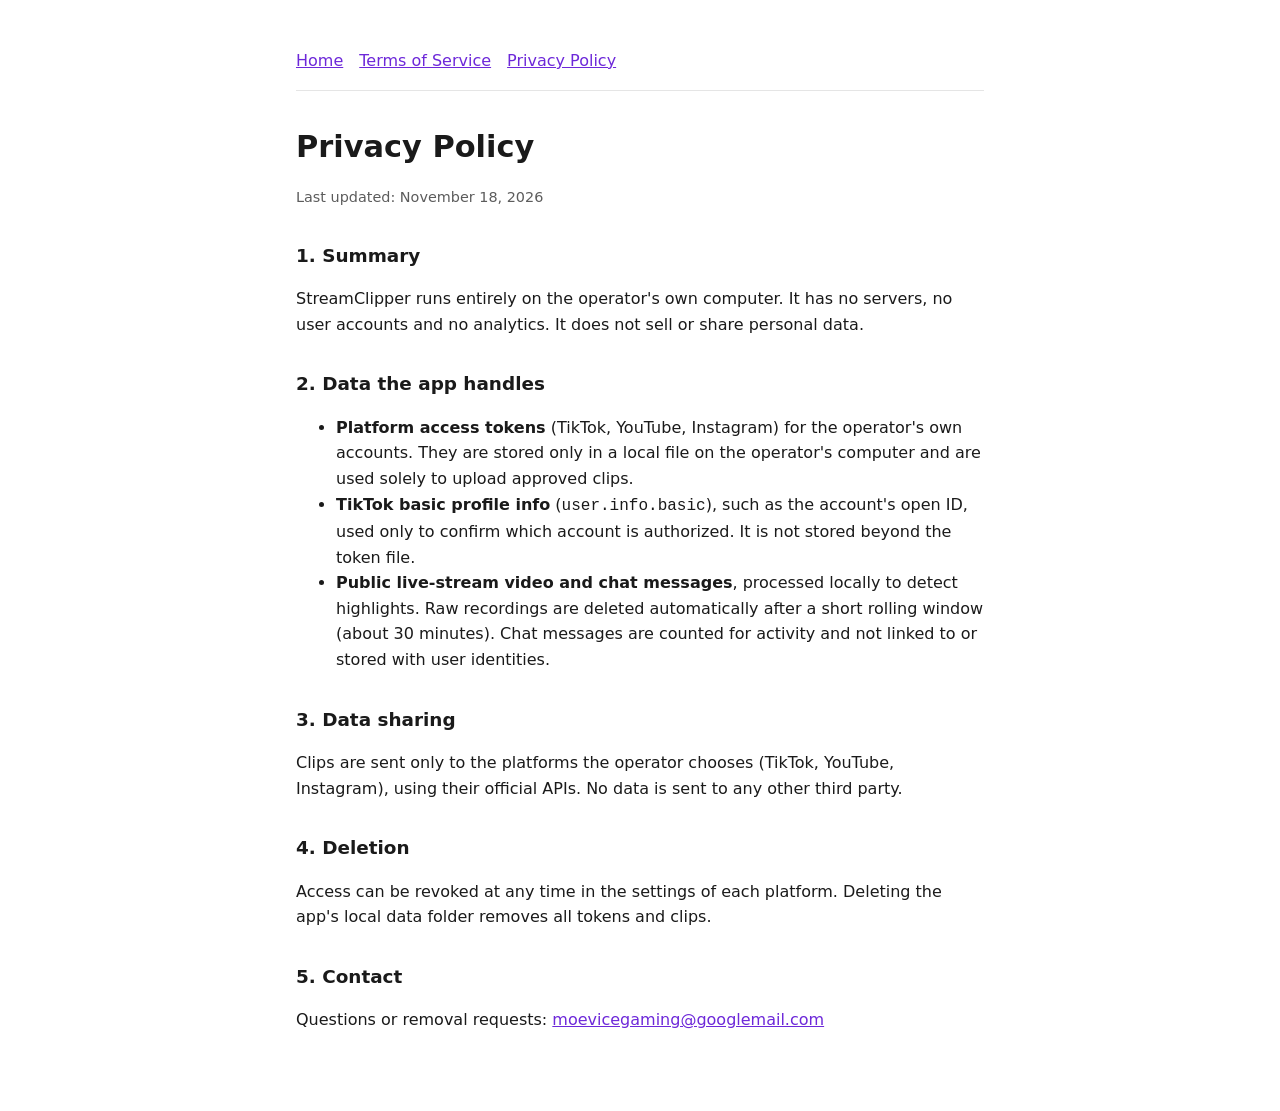
<file: privacy.html>
<!doctype html>
<html lang="en">
<head>
<meta charset="utf-8"><meta name="viewport" content="width=device-width, initial-scale=1">
<title>Privacy Policy</title>
<link rel="stylesheet" href="style.css">
</head>
<body><main>
<nav><a href="index.html">Home</a><a href="terms.html">Terms of Service</a><a href="privacy.html">Privacy Policy</a></nav>
<h1>Privacy Policy</h1>
<p class="muted">Last updated: November 18, 2026</p>

<h2>1. Summary</h2>
<p>StreamClipper runs entirely on the operator's own computer. It has no servers, no user accounts
and no analytics. It does not sell or share personal data.</p>

<h2>2. Data the app handles</h2>
<ul>
  <li><strong>Platform access tokens</strong> (TikTok, YouTube, Instagram) for the operator's own accounts.
      They are stored only in a local file on the operator's computer and are used solely to upload
      approved clips.</li>
  <li><strong>TikTok basic profile info</strong> (<code>user.info.basic</code>), such as the account's open ID,
      used only to confirm which account is authorized. It is not stored beyond the token file.</li>
  <li><strong>Public live-stream video and chat messages</strong>, processed locally to detect highlights.
      Raw recordings are deleted automatically after a short rolling window (about 30 minutes).
      Chat messages are counted for activity and not linked to or stored with user identities.</li>
</ul>

<h2>3. Data sharing</h2>
<p>Clips are sent only to the platforms the operator chooses (TikTok, YouTube, Instagram), using their
official APIs. No data is sent to any other third party.</p>

<h2>4. Deletion</h2>
<p>Access can be revoked at any time in the settings of each platform. Deleting the app's local data
folder removes all tokens and clips.</p>

<h2>5. Contact</h2>
<p>Questions or removal requests: <a href="mailto:moevicegaming@googlemail.com">moevicegaming@googlemail.com</a></p>
</main></body>
</html>
</file>
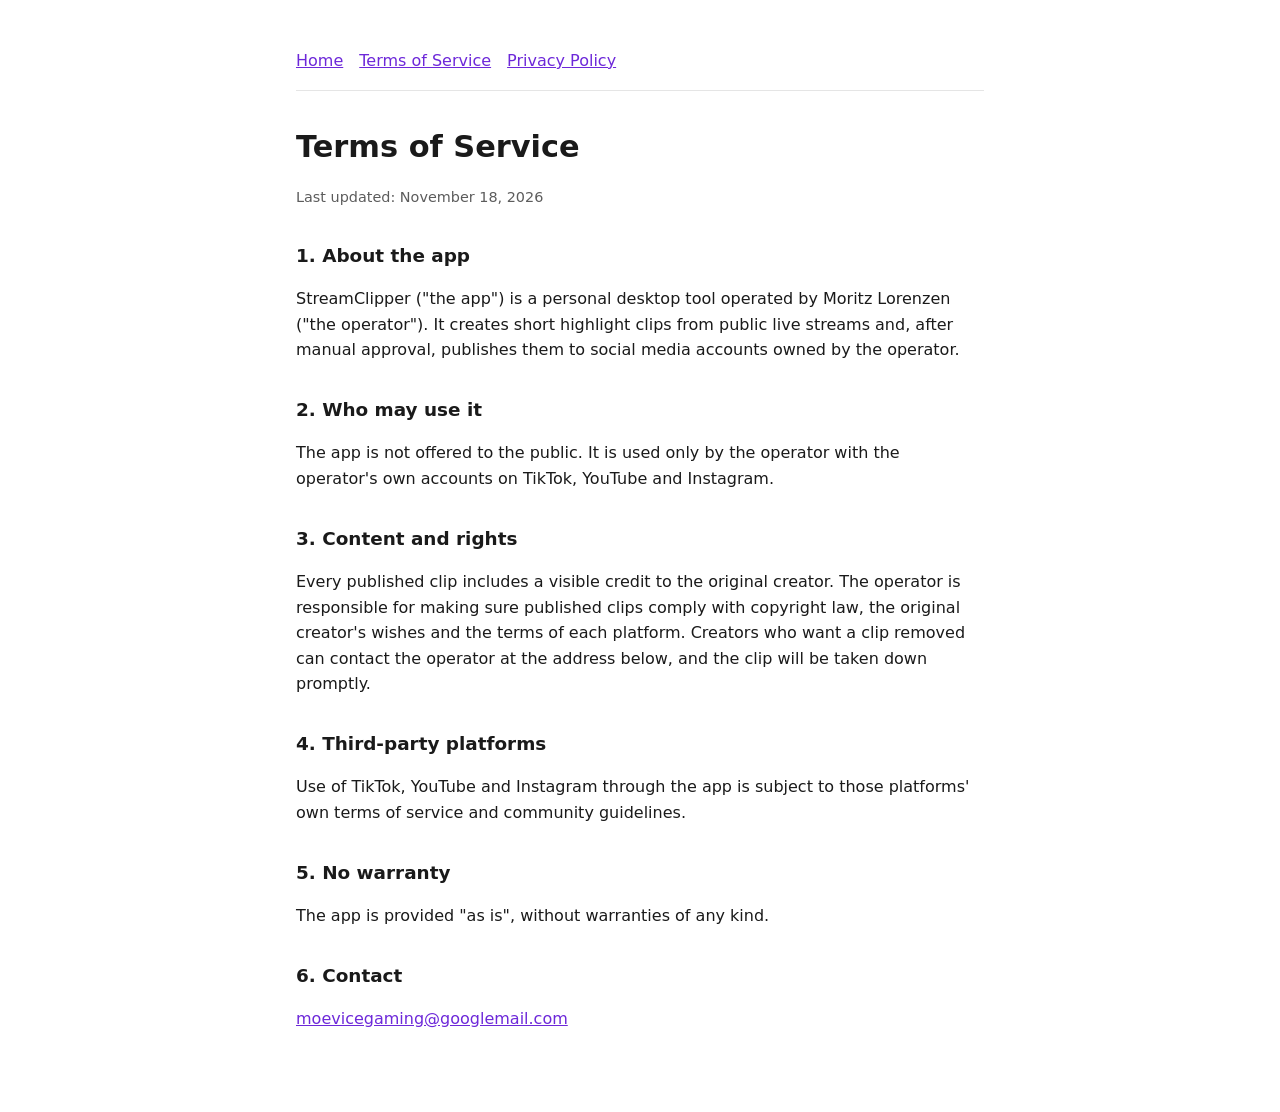
<file: terms.html>
<!doctype html>
<html lang="en">
<head>
<meta charset="utf-8"><meta name="viewport" content="width=device-width, initial-scale=1">
<title>Terms of Service</title>
<link rel="stylesheet" href="style.css">
</head>
<body><main>
<nav><a href="index.html">Home</a><a href="terms.html">Terms of Service</a><a href="privacy.html">Privacy Policy</a></nav>
<h1>Terms of Service</h1>
<p class="muted">Last updated: November 18, 2026</p>

<h2>1. About the app</h2>
<p>StreamClipper ("the app") is a personal desktop tool operated by Moritz Lorenzen ("the operator").
It creates short highlight clips from public live streams and, after manual approval, publishes them
to social media accounts owned by the operator.</p>

<h2>2. Who may use it</h2>
<p>The app is not offered to the public. It is used only by the operator with the operator's own
accounts on TikTok, YouTube and Instagram.</p>

<h2>3. Content and rights</h2>
<p>Every published clip includes a visible credit to the original creator. The operator is responsible
for making sure published clips comply with copyright law, the original creator's wishes and the
terms of each platform. Creators who want a clip removed can contact the operator at the address
below, and the clip will be taken down promptly.</p>

<h2>4. Third-party platforms</h2>
<p>Use of TikTok, YouTube and Instagram through the app is subject to those platforms' own terms of
service and community guidelines.</p>

<h2>5. No warranty</h2>
<p>The app is provided "as is", without warranties of any kind.</p>

<h2>6. Contact</h2>
<p><a href="mailto:moevicegaming@googlemail.com">moevicegaming@googlemail.com</a></p>
</main></body>
</html>
</file>
<file: style.css>
:root { --bg: #ffffff; --fg: #1a1a1a; --muted: #5c5c5c; --accent: #6d28d9; --line: #e5e5e5; }
@media (prefers-color-scheme: dark) { :root { --bg: #121212; --fg: #ececec; --muted: #a3a3a3; --accent: #a78bfa; --line: #2a2a2a; } }
* { box-sizing: border-box; }
body { margin: 0; background: var(--bg); color: var(--fg); font: 16px/1.6 system-ui, -apple-system, "Segoe UI", sans-serif; }
main { max-width: 720px; margin: 0 auto; padding: 48px 16px 64px; }
h1 { font-size: 1.9rem; margin: 0 0 4px; }
h2 { font-size: 1.15rem; margin: 32px 0 8px; }
p, li { color: var(--fg); }
.muted { color: var(--muted); font-size: .9rem; }
a { color: var(--accent); }
nav { display: flex; gap: 16px; padding-bottom: 16px; border-bottom: 1px solid var(--line); margin-bottom: 32px; }
</file>
